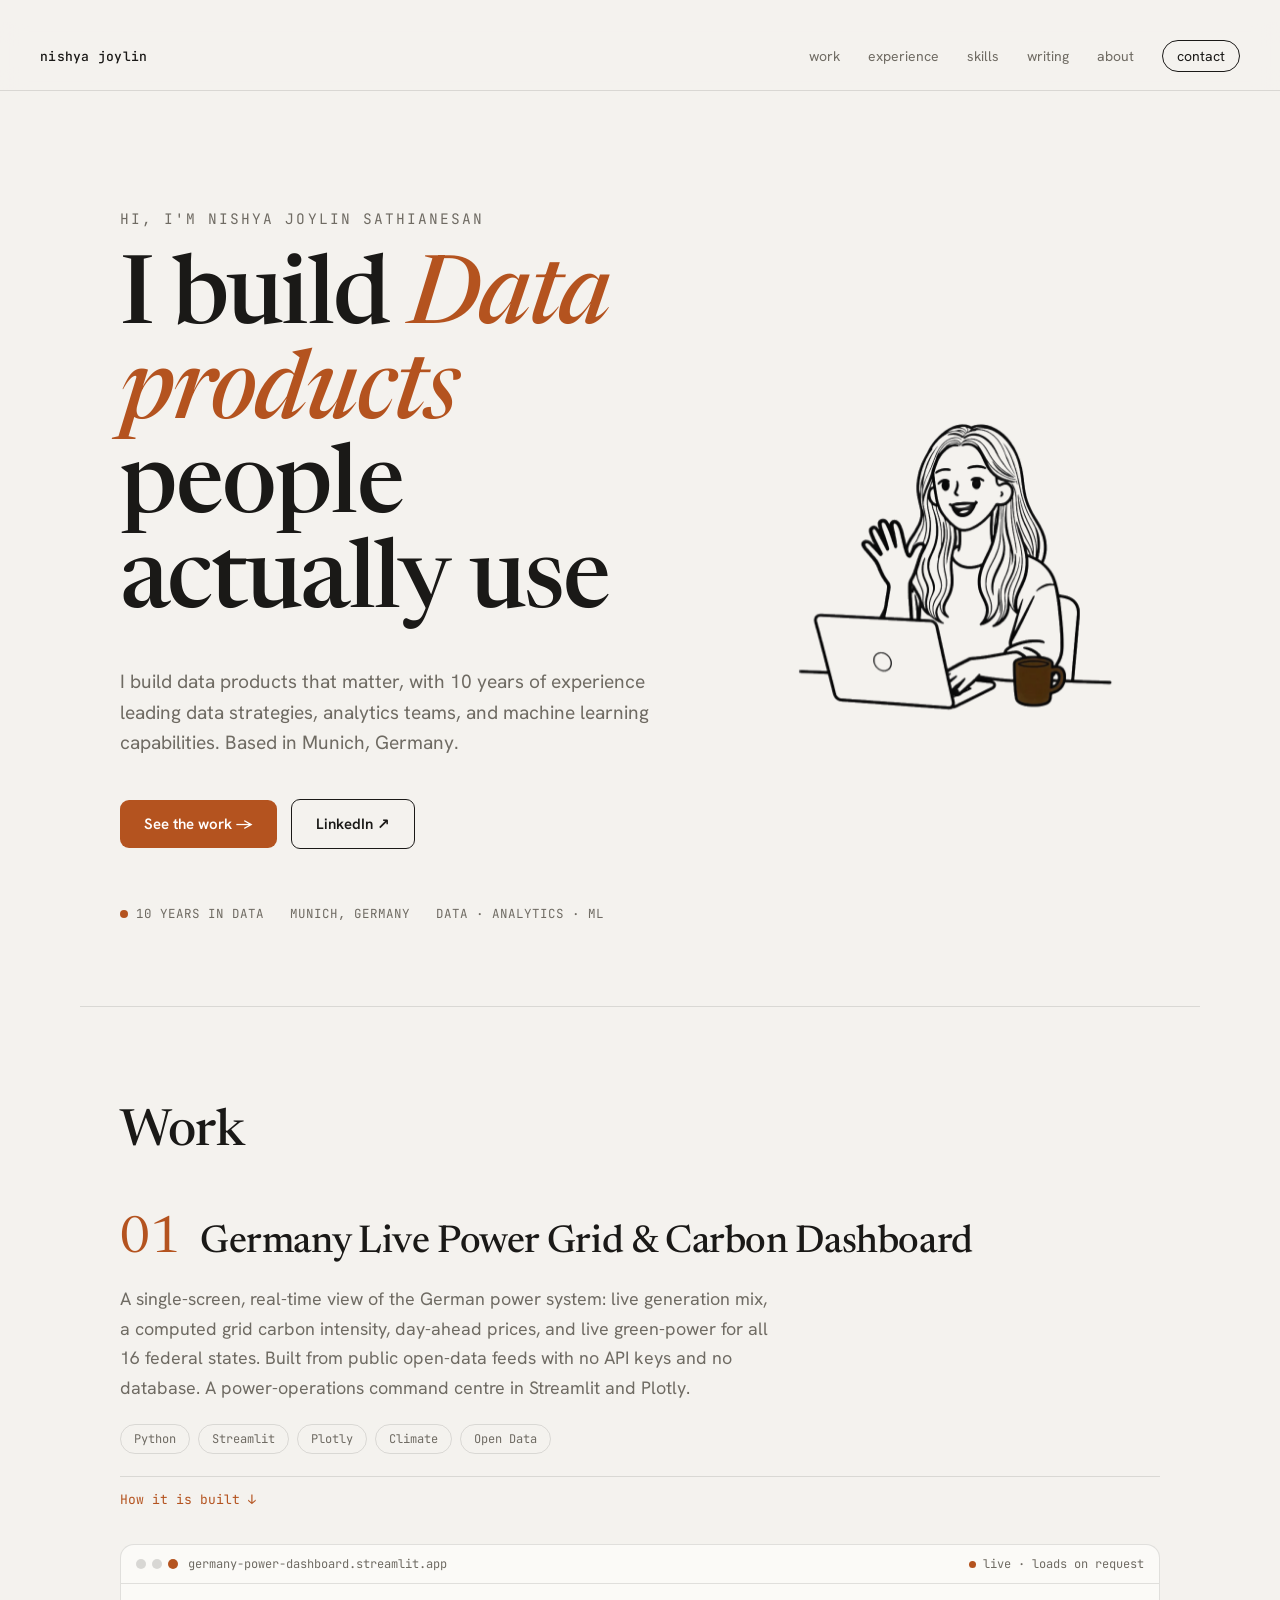
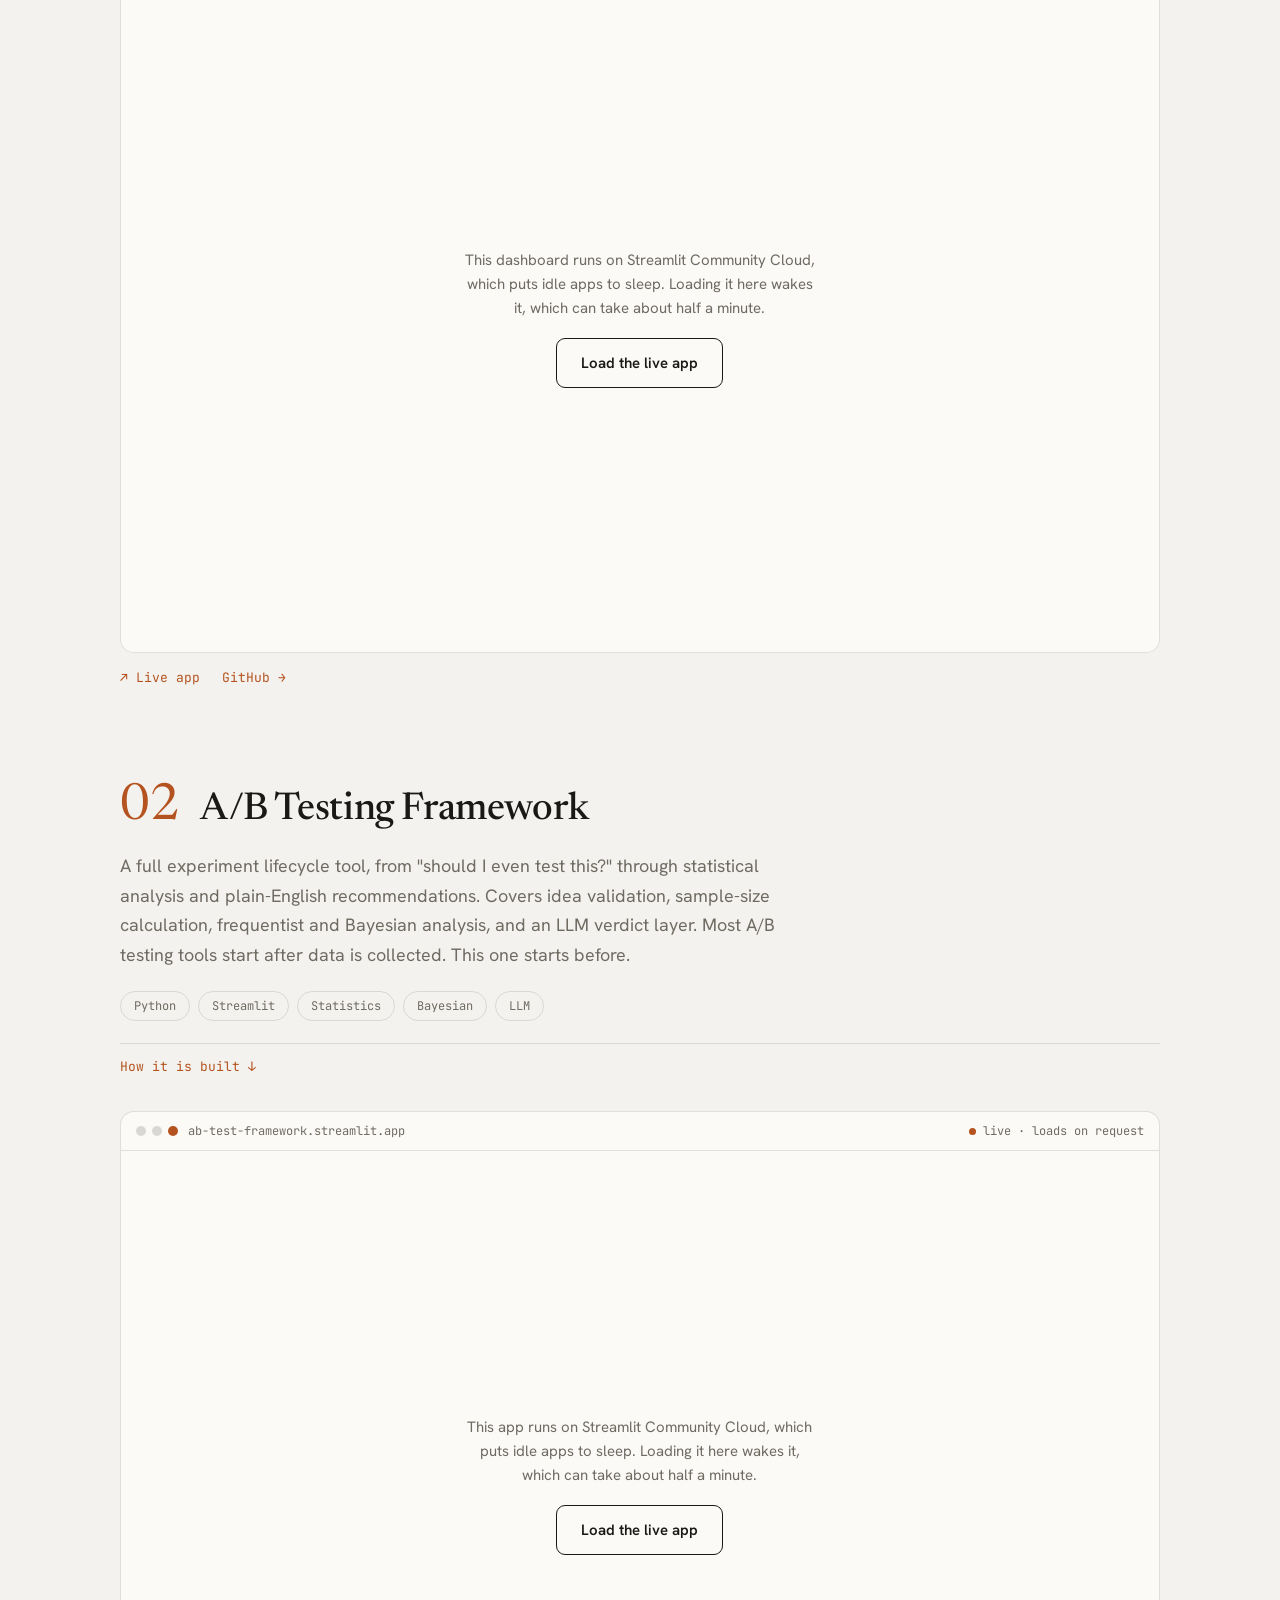
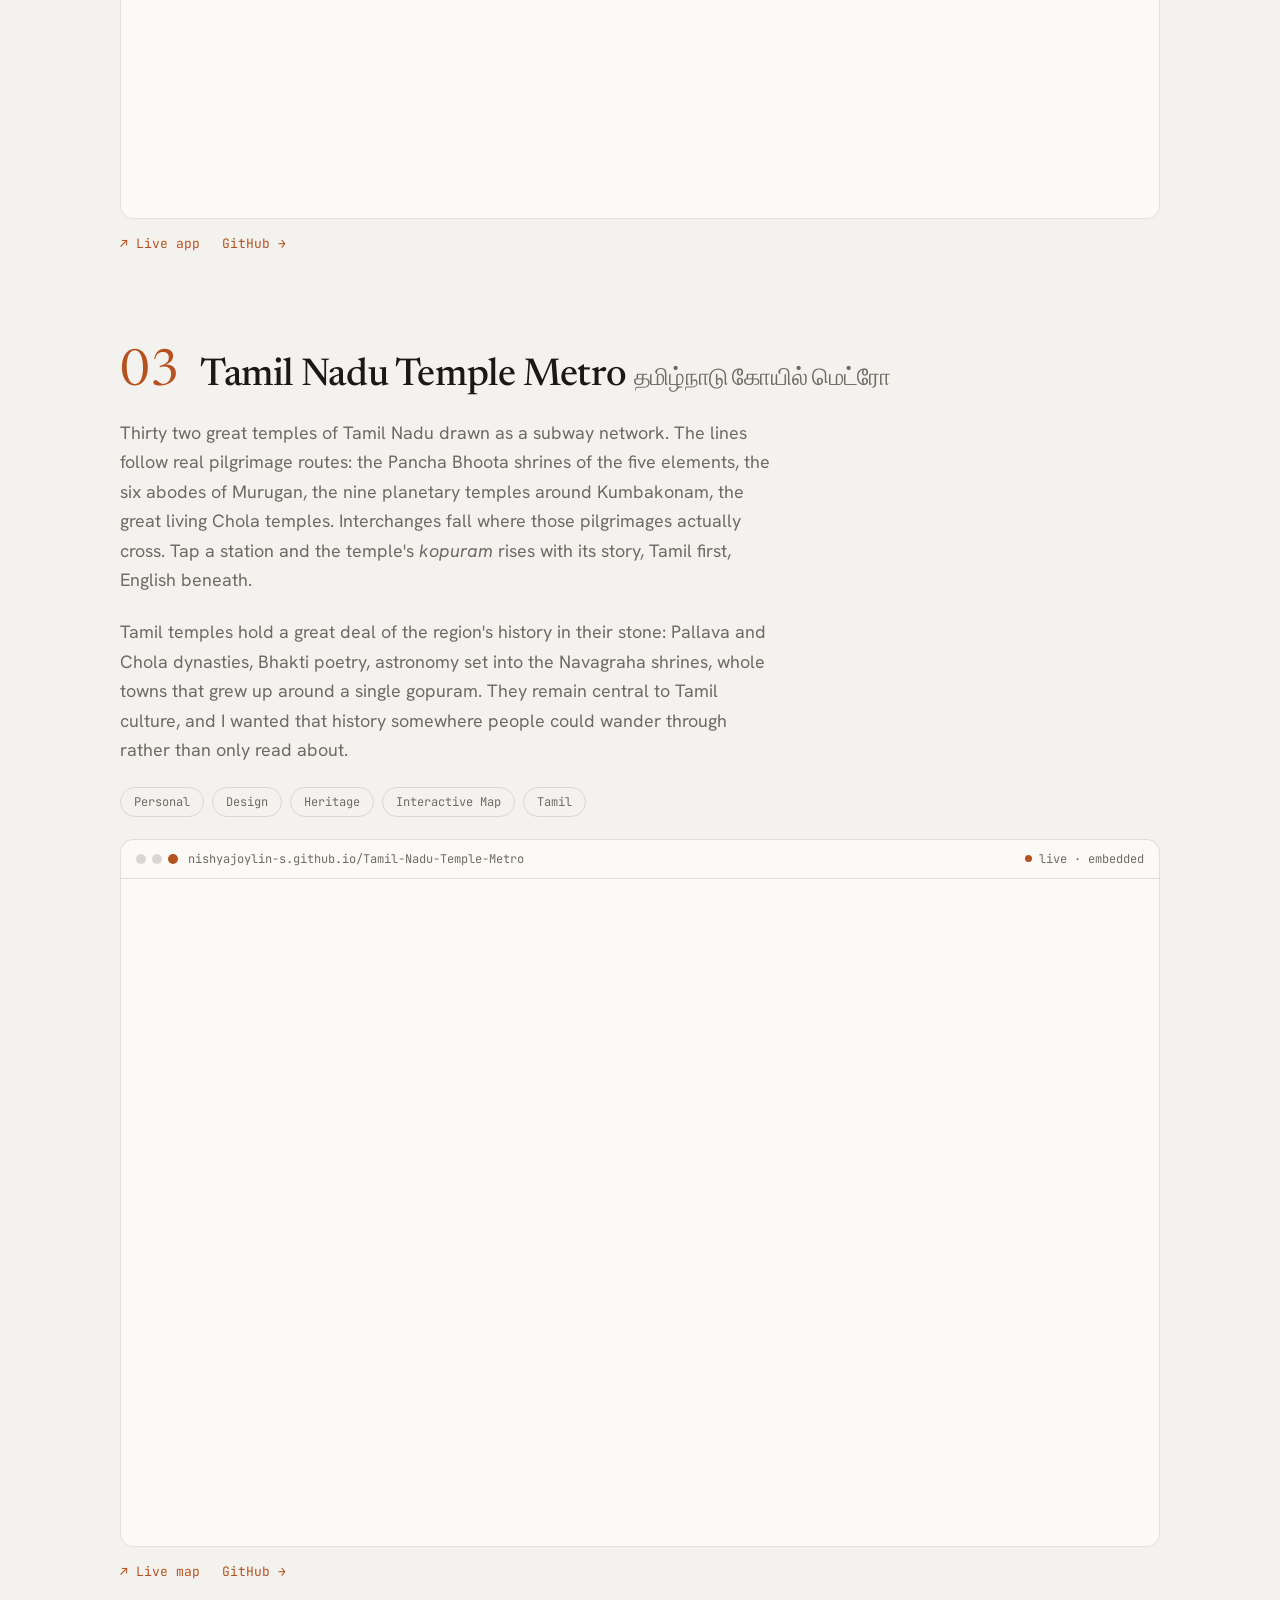
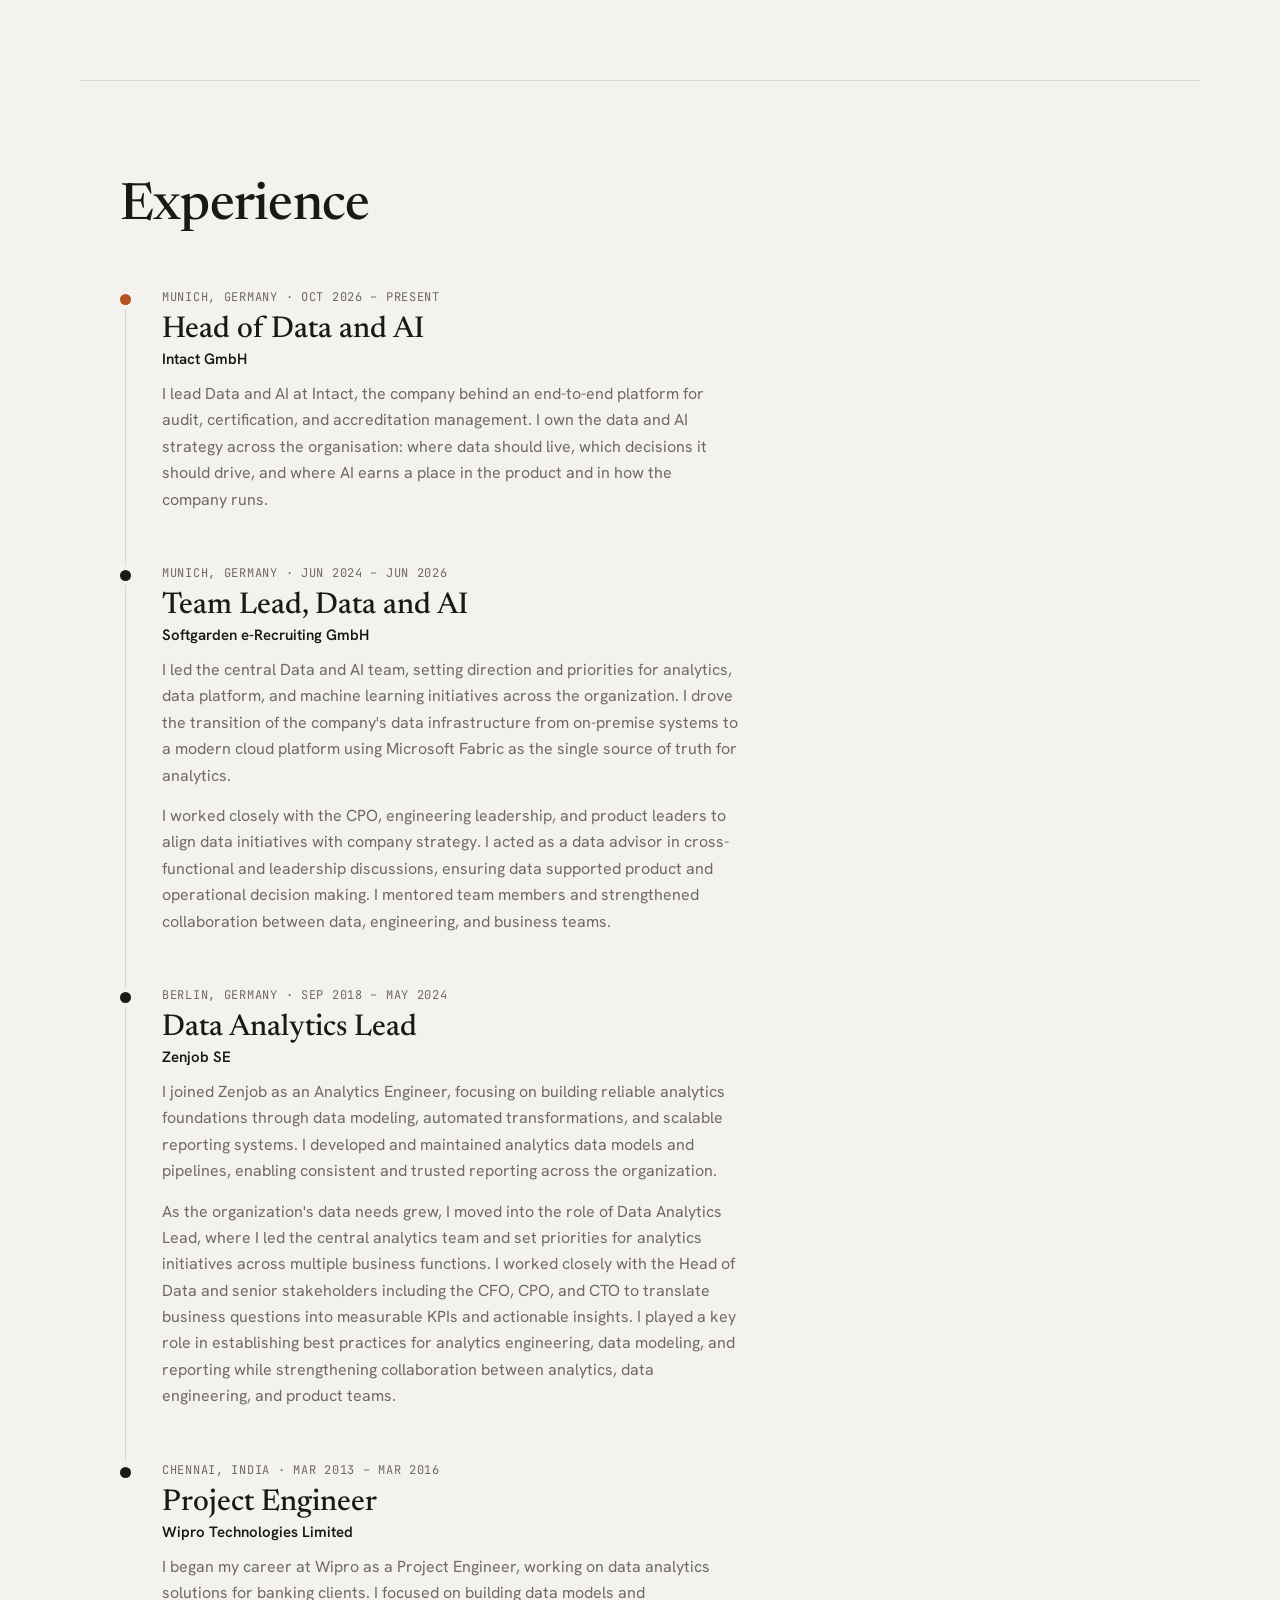
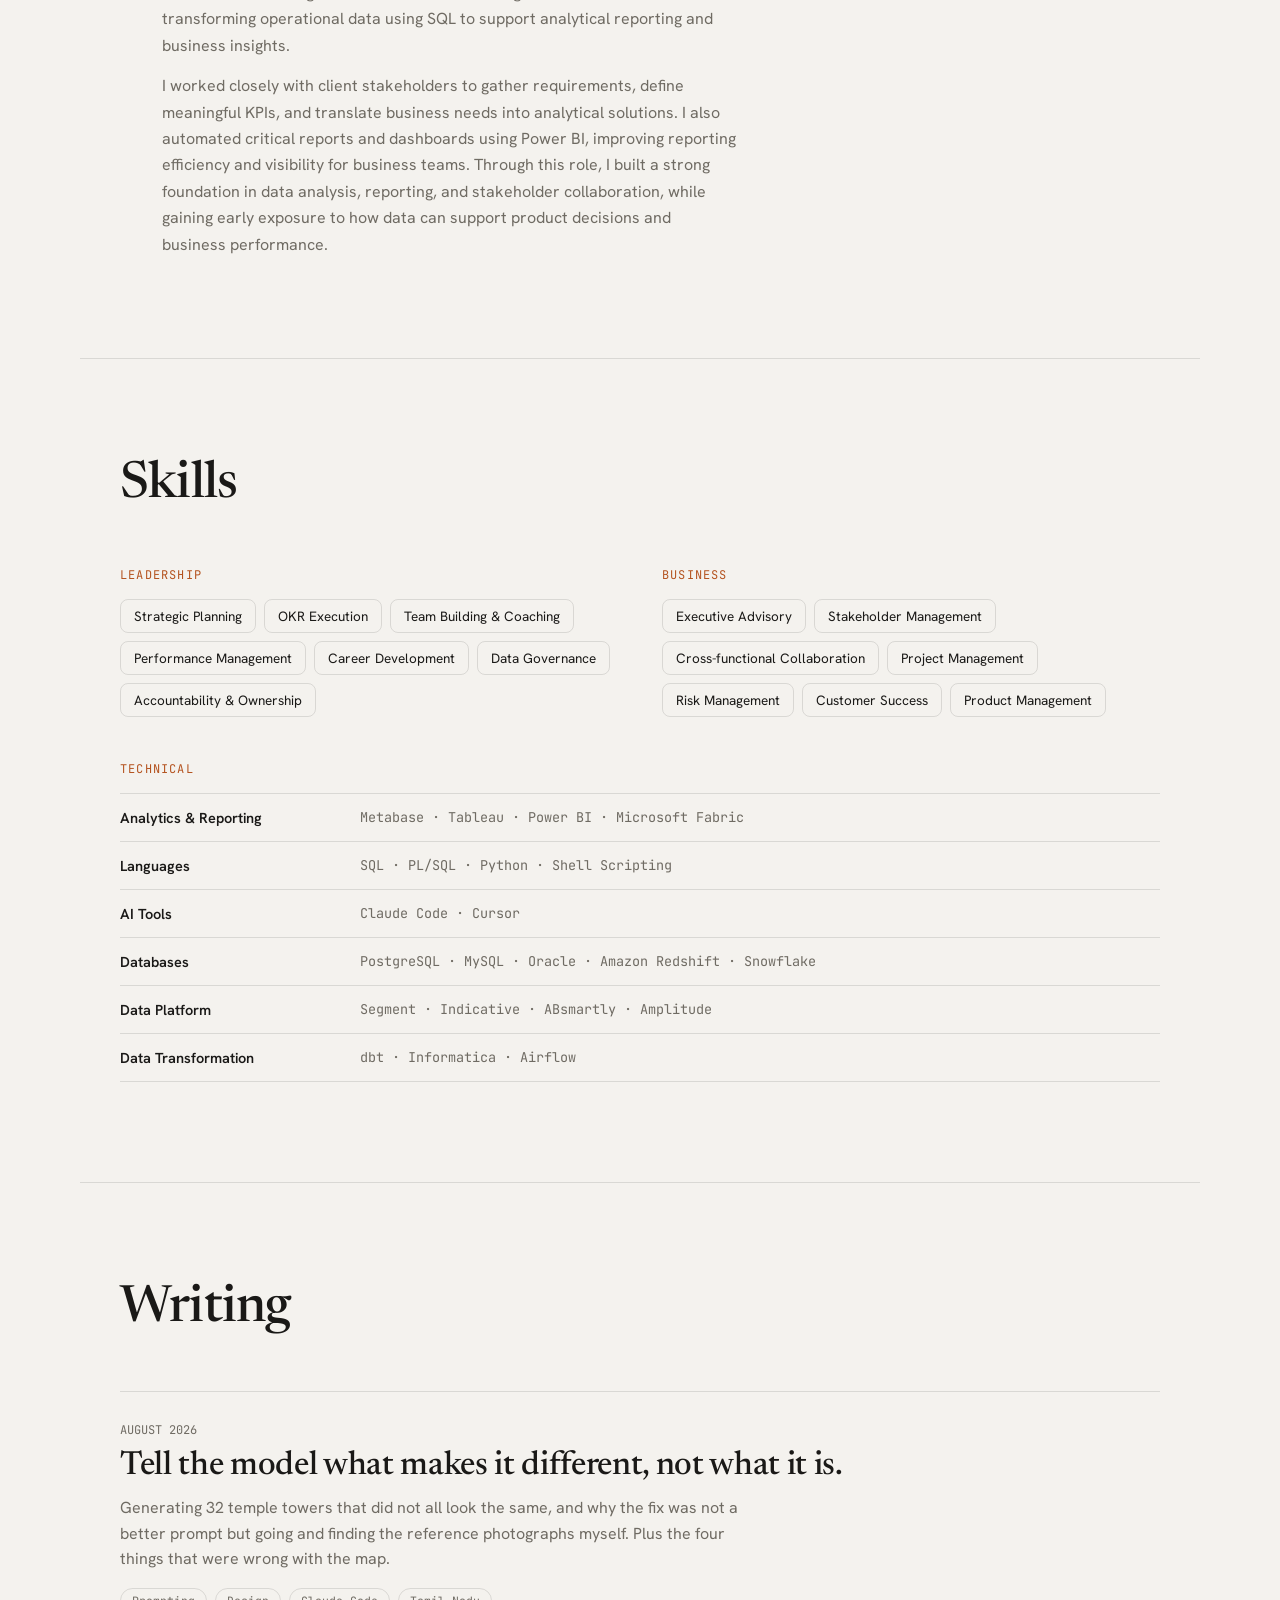
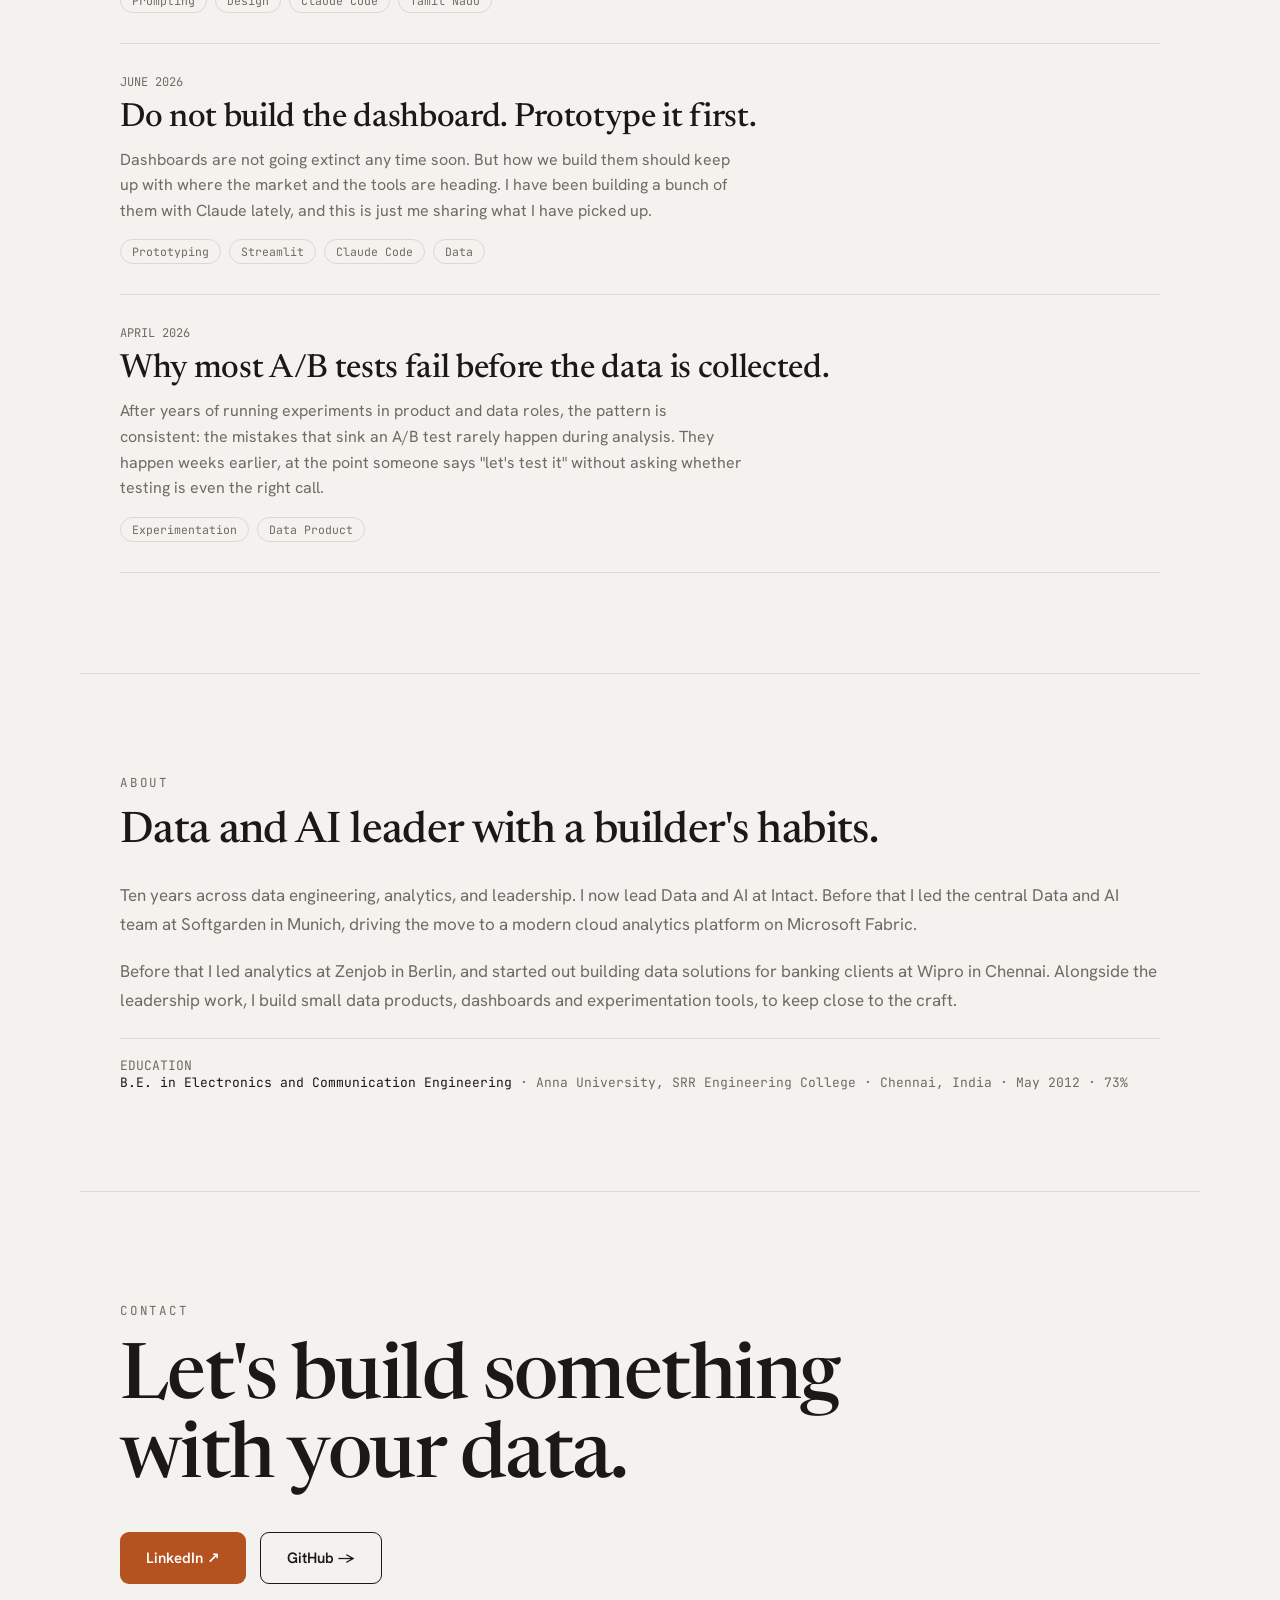
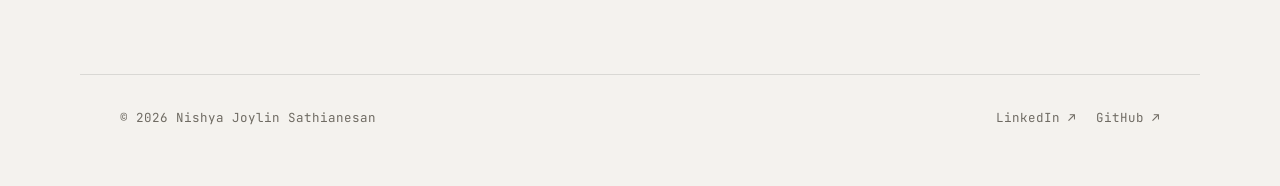
<file: index.html>
<!DOCTYPE html>
<html lang="en">
<head>
<script>document.documentElement.className = 'js';</script>
<meta charset="utf-8">
<meta name="viewport" content="width=device-width, initial-scale=1">
<title>Nishya Joylin Sathianesan, Data and AI Leader</title>
<meta name="description" content="Data and AI leader in Munich with 10 years leading data strategies, analytics teams, and machine learning capabilities. Selected work, writing, and experience.">
<link rel="canonical" href="https://nishyajoylin-s.github.io/">
<meta name="theme-color" content="#f4f2ee">

<meta property="og:type" content="website">
<meta property="og:url" content="https://nishyajoylin-s.github.io/">
<meta property="og:title" content="Nishya Joylin Sathianesan, Data and AI Leader">
<meta property="og:description" content="Data and AI leader in Munich with 10 years leading data strategies, analytics teams, and machine learning capabilities.">
<meta property="og:image" content="https://nishyajoylin-s.github.io/assets/og-image.png">
<meta property="og:image:width" content="1200">
<meta property="og:image:height" content="630">
<meta property="og:image:alt" content="Nishya Joylin Sathianesan, data and AI leader with a builder's habits. Munich, Germany.">
<meta name="twitter:card" content="summary_large_image">

<link rel="icon" href="data:image/svg+xml,<svg xmlns='http://www.w3.org/2000/svg' viewBox='0 0 100 100'><rect width='100' height='100' rx='22' fill='%23b4531f'/><text x='50' y='74' font-family='Georgia,serif' font-size='68' fill='%23fff' text-anchor='middle'>n</text></svg>">

<link rel="preconnect" href="https://fonts.googleapis.com">
<link rel="preconnect" href="https://fonts.gstatic.com" crossorigin>
<link href="https://fonts.googleapis.com/css2?family=Newsreader:ital,opsz,wght@0,6..72,400;0,6..72,500;0,6..72,600;1,6..72,400;1,6..72,500&family=Hanken+Grotesk:wght@400;500;600;700&family=JetBrains+Mono:wght@400;500&display=swap" rel="stylesheet">
<link rel="preload" as="image" href="assets/wave-f0.png" fetchpriority="high">
<link rel="stylesheet" href="site.css">
</head>
<body>

<a class="skip-link" href="#main">Skip to content</a>

<div id="root" style="min-height:100vh; overflow-x:hidden; padding-top:22px; padding-bottom:26px;">

  <div id="progress" style="position:fixed; top:0; left:0; height:3px; width:0%; background:var(--accent); z-index:60; transition:width .1s linear;"></div>

  <nav style="position:sticky; top:0; z-index:50; display:flex; align-items:center; justify-content:space-between; padding:18px 40px; border-bottom:1px solid var(--line); background:color-mix(in srgb, var(--bg) 80%, transparent); backdrop-filter:blur(12px); -webkit-backdrop-filter:blur(12px);">
    <a href="#top" style="font-family:'JetBrains Mono',monospace; font-size:13px; letter-spacing:0.02em; color:var(--ink); font-weight:500;">nishya joylin</a>
    <div style="display:flex; gap:28px; align-items:center; font-size:14px;">
      <div data-navlinks style="display:flex; gap:28px; align-items:center;">
        <a href="#work" style="color:var(--muted);">work</a>
        <a href="#experience" style="color:var(--muted);">experience</a>
        <a href="#skills" style="color:var(--muted);">skills</a>
        <a href="#writing" style="color:var(--muted);">writing</a>
        <a href="#about" style="color:var(--muted);">about</a>
      </div>
      <a class="pill" href="#contact">contact</a>
    </div>
  </nav>

  <main id="main">

  <header id="top" style="max-width:1120px; margin:0 auto; padding:118px 40px 84px; display:grid; grid-template-columns:minmax(0,1fr) minmax(240px,410px); gap:48px; align-items:center;">
    <div>
    <div style="font-family:'JetBrains Mono',monospace; font-size:14.5px; letter-spacing:0.14em; text-transform:uppercase; color:var(--muted); margin-bottom:26px; animation:rise .7s cubic-bezier(.2,.75,.2,1) both;">Hi, I'm Nishya Joylin Sathianesan</div>
    <h1 style="font-family:'Newsreader',Georgia,serif; font-weight:500; font-size:clamp(46px,7.4vw,104px); line-height:1.0; letter-spacing:-0.02em; margin:0 0 34px; max-width:14ch;"><span style="display:inline-block; animation:rise .7s cubic-bezier(.2,.75,.2,1) both; animation-delay:.06s;">I</span> <span style="display:inline-block; animation:rise .7s cubic-bezier(.2,.75,.2,1) both; animation-delay:.13s;">build</span> <em style="display:inline-block; font-style:italic; color:var(--accent); animation:rise .7s cubic-bezier(.2,.75,.2,1) both; animation-delay:.2s;">Data</em> <em style="display:inline-block; font-style:italic; color:var(--accent); animation:rise .7s cubic-bezier(.2,.75,.2,1) both; animation-delay:.27s;">products</em> <span style="display:inline-block; animation:rise .7s cubic-bezier(.2,.75,.2,1) both; animation-delay:.34s;">people</span> <span style="display:inline-block; animation:rise .7s cubic-bezier(.2,.75,.2,1) both; animation-delay:.41s;">actually</span> <span style="display:inline-block; animation:rise .7s cubic-bezier(.2,.75,.2,1) both; animation-delay:.48s;">use</span></h1>
    <p style="font-size:clamp(17px,1.5vw,21px); line-height:1.6; color:var(--muted); max-width:56ch; margin:0 0 40px; animation:rise .8s cubic-bezier(.2,.75,.2,1) both; animation-delay:.14s;">I build data products that matter, with 10 years of experience leading data strategies, analytics teams, and machine learning capabilities. Based in Munich, Germany.</p>
    <div style="display:flex; gap:14px; flex-wrap:wrap; align-items:center; animation:rise .8s cubic-bezier(.2,.75,.2,1) both; animation-delay:.22s;">
      <a class="btn btn-solid" href="#work">See the work →</a>
      <a class="btn btn-outline" href="https://www.linkedin.com/in/nishyajoylin/" target="_blank" rel="noopener">LinkedIn ↗</a>
    </div>
    <div style="display:flex; gap:26px; margin-top:56px; font-family:'JetBrains Mono',monospace; font-size:12.5px; color:var(--muted); flex-wrap:wrap; animation:rise .8s cubic-bezier(.2,.75,.2,1) both; animation-delay:.3s;">
      <span style="display:inline-flex; align-items:center; gap:8px;"><span style="width:8px; height:8px; border-radius:50%; background:var(--accent); animation:pulse 2.4s ease-in-out infinite;"></span><span data-count="10">10</span> YEARS IN DATA</span>
      <span>MUNICH, GERMANY</span>
      <span>DATA · ANALYTICS · ML</span>
    </div>
    </div>
    <div class="hero-art" style="justify-self:center; animation:rise .9s cubic-bezier(.2,.75,.2,1) both; animation-delay:.35s;">
      <div id="char" style="transition:transform .4s cubic-bezier(.2,.7,.2,1); will-change:transform;">
        <div data-anim style="position:relative; width:min(72vw, 320px); animation:float 4.6s ease-in-out infinite;">
          <div role="img" aria-label="Illustration of Nishya waving hello, then working at her laptop" style="position:relative; width:100%; aspect-ratio:654/600;">
            <img data-heroframe src="assets/wave-f0.png" alt="" width="654" height="600" decoding="async" fetchpriority="high" style="position:absolute; inset:0; width:100%; height:100%; object-fit:contain;">
            <img data-heroframe src="assets/wave-f1.png" alt="" width="654" height="600" decoding="async" style="position:absolute; inset:0; width:100%; height:100%; object-fit:contain; opacity:0;">
            <img data-heroframe src="assets/wave-f2.png" alt="" width="654" height="600" decoding="async" style="position:absolute; inset:0; width:100%; height:100%; object-fit:contain; opacity:0;">
            <img data-heroframe src="assets/wave-f3.png" alt="" width="654" height="600" decoding="async" style="position:absolute; inset:0; width:100%; height:100%; object-fit:contain; opacity:0;">
            <img data-heroframe src="assets/wave-f4.png" alt="" width="654" height="600" decoding="async" style="position:absolute; inset:0; width:100%; height:100%; object-fit:contain; opacity:0;">
            <img data-heroframe src="assets/wave-f5.png" alt="" width="654" height="600" decoding="async" style="position:absolute; inset:0; width:100%; height:100%; object-fit:contain; opacity:0;">
            <img data-heroframe src="assets/wave-f6.png" alt="" width="654" height="600" decoding="async" style="position:absolute; inset:0; width:100%; height:100%; object-fit:contain; opacity:0;">
            <img data-heroframe src="assets/wave-f7.png" alt="" width="654" height="600" decoding="async" style="position:absolute; inset:0; width:100%; height:100%; object-fit:contain; opacity:0;">
            <img data-heroframe src="assets/trans-f0.png" alt="" width="654" height="600" decoding="async" style="position:absolute; inset:0; width:100%; height:100%; object-fit:contain; opacity:0;">
            <img data-heroframe src="assets/trans-f1.png" alt="" width="654" height="600" decoding="async" style="position:absolute; inset:0; width:100%; height:100%; object-fit:contain; opacity:0;">
            <img data-heroframe src="assets/trans-f2.png" alt="" width="654" height="600" decoding="async" style="position:absolute; inset:0; width:100%; height:100%; object-fit:contain; opacity:0;">
            <img data-heroframe src="assets/work-f0.png" alt="" width="654" height="600" decoding="async" style="position:absolute; inset:0; width:100%; height:100%; object-fit:contain; opacity:0;">
            <img data-heroframe src="assets/work-f1.png" alt="" width="654" height="600" decoding="async" style="position:absolute; inset:0; width:100%; height:100%; object-fit:contain; opacity:0;">
            <img data-heroframe src="assets/work-f2.png" alt="" width="654" height="600" decoding="async" style="position:absolute; inset:0; width:100%; height:100%; object-fit:contain; opacity:0;">
            <img data-heroframe src="assets/work-f3.png" alt="" width="654" height="600" decoding="async" style="position:absolute; inset:0; width:100%; height:100%; object-fit:contain; opacity:0;">
          </div>
        </div>
      </div>
    </div>
  </header>

  <section id="work" aria-labelledby="work-h" style="max-width:1120px; margin:0 auto; padding:100px 40px; border-top:1px solid var(--line);">
    <div data-reveal style="margin-bottom:56px;">
      <h2 id="work-h" style="font-family:'Newsreader',serif; font-weight:500; font-size:clamp(30px,4vw,52px); letter-spacing:-0.015em; margin:0;">Work</h2>
    </div>

    <article data-reveal style="padding-bottom:96px;">
      <div style="display:flex; align-items:baseline; gap:20px; margin-bottom:18px; flex-wrap:wrap;">
        <span style="font-family:'Newsreader',serif; font-size:clamp(34px,4vw,56px); color:var(--accent); line-height:1;">01</span>
        <h3 style="font-family:'Newsreader',serif; font-weight:500; font-size:clamp(26px,3vw,40px); letter-spacing:-0.01em; margin:0;">Germany Live Power Grid &amp; Carbon Dashboard</h3>
      </div>
      <p style="font-size:clamp(16px,1.4vw,19px); line-height:1.65; color:var(--muted); max-width:66ch; margin:0 0 22px;">A single-screen, real-time view of the German power system: live generation mix, a computed grid carbon intensity, day-ahead prices, and live green-power for all 16 federal states. Built from public open-data feeds with no API keys and no database. A power-operations command centre in Streamlit and Plotly.</p>
      <div style="display:flex; flex-wrap:wrap; gap:8px; margin-bottom:22px;">
        <span style="border:1px solid var(--line); border-radius:999px; padding:6px 13px; font-family:'JetBrains Mono',monospace; font-size:12px; color:var(--muted);">Python</span>
        <span style="border:1px solid var(--line); border-radius:999px; padding:6px 13px; font-family:'JetBrains Mono',monospace; font-size:12px; color:var(--muted);">Streamlit</span>
        <span style="border:1px solid var(--line); border-radius:999px; padding:6px 13px; font-family:'JetBrains Mono',monospace; font-size:12px; color:var(--muted);">Plotly</span>
        <span style="border:1px solid var(--line); border-radius:999px; padding:6px 13px; font-family:'JetBrains Mono',monospace; font-size:12px; color:var(--muted);">Climate</span>
        <span style="border:1px solid var(--line); border-radius:999px; padding:6px 13px; font-family:'JetBrains Mono',monospace; font-size:12px; color:var(--muted);">Open Data</span>
      </div>
      <details class="detail">
        <summary>How it is built</summary>
        <div class="detail-body">
          <h4>What it shows, and why it is useful</h4>
          <p>At a glance: how much of Germany&rsquo;s electricity is renewable right now, how clean it is, what it costs, and how the 16 states compare. The practical use is timing. A short forecast shows when power will be greenest and cheapest in a given state, so you can pick the best window to charge an electric car or run heavy appliances. For anyone following the energy transition, it is a live, honest read on how the grid is tracking toward the 2030 renewable target, and a clear example of turning open data into something people can act on.</p>
          <h4>How it is built</h4>
          <ol>
            <li><strong>Live, key-free feeds.</strong> Energy-Charts for the national mix and day-ahead price, Corrently Gr&uuml;nstromIndex for per-postcode green power, Open-Meteo for solar and wind.</li>
            <li><strong>Carbon computed, not fetched.</strong> No CO&#8322; endpoint exists, so grid carbon intensity is derived from the live mix using IPCC lifecycle emission factors.</li>
            <li><strong>All 16 federal states.</strong> The green-power feed is keyed by postcode, so each state is sampled at its capital for even national coverage.</li>
            <li><strong>Live solar field.</strong> One batched Open-Meteo call returns a ~300-point irradiance grid, rendered as a heat layer behind the state bubbles.</li>
            <li><strong>Command-centre layout.</strong> A single-screen, Z-pattern design: headline KPIs across the top, the map as the anchor, the actionable &ldquo;when is power greenest&rdquo; forecast bottom-right.</li>
            <li><strong>Simple to run.</strong> No database to manage; pushed to GitHub and served on Streamlit Community Cloud from a single file.</li>
          </ol>
        </div>
      </details>
      <div class="embed">
        <div class="embed-chrome">
          <span style="display:flex; gap:6px;"><span style="width:10px; height:10px; border-radius:50%; background:rgba(0,0,0,0.14);"></span><span style="width:10px; height:10px; border-radius:50%; background:rgba(0,0,0,0.14);"></span><span style="width:10px; height:10px; border-radius:50%; background:var(--accent);"></span></span>
          <span>germany-power-dashboard.streamlit.app</span>
          <span style="margin-left:auto; display:inline-flex; align-items:center; gap:7px;"><span style="width:7px; height:7px; border-radius:50%; background:var(--accent); animation:pulse 2.4s ease-in-out infinite;"></span>live · loads on request</span>
        </div>
        <div class="embed-stage"><div class="embed-sizer"><div class="embed-cover"><p>This dashboard runs on Streamlit Community Cloud, which puts idle apps to sleep. Loading it here wakes it, which can take about half a minute.</p><button type="button" class="btn btn-outline">Load the live app</button></div><iframe class="embed-frame" data-src="https://germany-power-dashboard.streamlit.app/?embed=true" title="Germany Live Power Grid and Carbon Dashboard" loading="lazy"></iframe><noscript><iframe class="embed-frame" src="https://germany-power-dashboard.streamlit.app/?embed=true" title="Germany Live Power Grid and Carbon Dashboard"></iframe></noscript></div></div>
      </div>
      <div style="display:flex; gap:22px; font-family:'JetBrains Mono',monospace; font-size:13px;">
        <a href="https://germany-power-dashboard.streamlit.app" target="_blank" rel="noopener">↗ Live app</a>
        <a href="https://github.com/nishyajoylin-s/germany-power-dashboard" target="_blank" rel="noopener">GitHub →</a>
      </div>
    </article>

    <article data-reveal style="padding-bottom:96px;">
      <div style="display:flex; align-items:baseline; gap:20px; margin-bottom:18px; flex-wrap:wrap;">
        <span style="font-family:'Newsreader',serif; font-size:clamp(34px,4vw,56px); color:var(--accent); line-height:1;">02</span>
        <h3 style="font-family:'Newsreader',serif; font-weight:500; font-size:clamp(26px,3vw,40px); letter-spacing:-0.01em; margin:0;">A/B Testing Framework</h3>
      </div>
      <p style="font-size:clamp(16px,1.4vw,19px); line-height:1.65; color:var(--muted); max-width:66ch; margin:0 0 22px;">A full experiment lifecycle tool, from "should I even test this?" through statistical analysis and plain-English recommendations. Covers idea validation, sample-size calculation, frequentist and Bayesian analysis, and an LLM verdict layer. Most A/B testing tools start after data is collected. This one starts before.</p>
      <div style="display:flex; flex-wrap:wrap; gap:8px; margin-bottom:22px;">
        <span style="border:1px solid var(--line); border-radius:999px; padding:6px 13px; font-family:'JetBrains Mono',monospace; font-size:12px; color:var(--muted);">Python</span>
        <span style="border:1px solid var(--line); border-radius:999px; padding:6px 13px; font-family:'JetBrains Mono',monospace; font-size:12px; color:var(--muted);">Streamlit</span>
        <span style="border:1px solid var(--line); border-radius:999px; padding:6px 13px; font-family:'JetBrains Mono',monospace; font-size:12px; color:var(--muted);">Statistics</span>
        <span style="border:1px solid var(--line); border-radius:999px; padding:6px 13px; font-family:'JetBrains Mono',monospace; font-size:12px; color:var(--muted);">Bayesian</span>
        <span style="border:1px solid var(--line); border-radius:999px; padding:6px 13px; font-family:'JetBrains Mono',monospace; font-size:12px; color:var(--muted);">LLM</span>
      </div>
      <details class="detail">
        <summary>How it is built</summary>
        <div class="detail-body">
          <h4>What it does</h4>
          <p>Four steps, from the idea to the ship decision.</p>
          <ol>
            <li><strong>Should I test this?</strong> Routes an idea to the right method (A/B test, user research, feature flag, or just ship) and generates a structured brief. LLM-powered but grounded in a decision rubric, not a free-form chat.</li>
            <li><strong>How many users do I need?</strong> Power analysis that forces a commitment to baseline rate, minimum detectable effect, significance and power before any traffic is spent. Sensitivity and power curves show the cost of each assumption.</li>
            <li><strong>What do the results mean?</strong> A sample ratio mismatch check, a two-proportion z-test and a Beta-Binomial Bayesian analysis, then a plain-English ship or hold recommendation.</li>
            <li><strong>Workspace.</strong> Brief and results-doc generators, Markdown export for Notion, Confluence or Linear, and a searchable experiment registry that persists to Supabase when configured.</li>
          </ol>
          <h4>How it is built</h4>
          <ul>
            <li><strong>MDE as the business gate.</strong> Statistical significance alone does not trigger a ship recommendation; the result has to clear the minimum detectable effect committed to up front.</li>
            <li><strong>Frequentist and Bayesian side by side.</strong> A p-value for rigour, P(B &gt; A) for intuition.</li>
            <li><strong>Opinionated flow.</strong> You cannot run the results interpreter before committing to an MDE.</li>
            <li><strong>Local LLM.</strong> Runs on Ollama, so no API key and it works offline.</li>
            <li><strong>Importable stats.</strong> The stats modules are plain Python, usable as a library outside the app.</li>
          </ul>
        </div>
      </details>
      <div class="embed">
        <div class="embed-chrome">
          <span style="display:flex; gap:6px;"><span style="width:10px; height:10px; border-radius:50%; background:rgba(0,0,0,0.14);"></span><span style="width:10px; height:10px; border-radius:50%; background:rgba(0,0,0,0.14);"></span><span style="width:10px; height:10px; border-radius:50%; background:var(--accent);"></span></span>
          <span>ab-test-framework.streamlit.app</span>
          <span style="margin-left:auto; display:inline-flex; align-items:center; gap:7px;"><span style="width:7px; height:7px; border-radius:50%; background:var(--accent); animation:pulse 2.4s ease-in-out infinite;"></span>live · loads on request</span>
        </div>
        <div class="embed-stage"><div class="embed-sizer"><div class="embed-cover"><p>This app runs on Streamlit Community Cloud, which puts idle apps to sleep. Loading it here wakes it, which can take about half a minute.</p><button type="button" class="btn btn-outline">Load the live app</button></div><iframe class="embed-frame" data-src="https://ab-test-framework.streamlit.app/?embed=true" title="A/B Testing Framework" loading="lazy"></iframe><noscript><iframe class="embed-frame" src="https://ab-test-framework.streamlit.app/?embed=true" title="A/B Testing Framework"></iframe></noscript></div></div>
      </div>
      <div style="display:flex; gap:22px; font-family:'JetBrains Mono',monospace; font-size:13px;">
        <a href="https://ab-test-framework.streamlit.app" target="_blank" rel="noopener">↗ Live app</a>
        <a href="https://github.com/nishyajoylin-s/ab-testing-framework" target="_blank" rel="noopener">GitHub →</a>
      </div>
    </article>

    <article data-reveal>
      <div style="display:flex; align-items:baseline; gap:20px; margin-bottom:18px; flex-wrap:wrap;">
        <span style="font-family:'Newsreader',serif; font-size:clamp(34px,4vw,56px); color:var(--accent); line-height:1;">03</span>
        <h3 style="font-family:'Newsreader',serif; font-weight:500; font-size:clamp(26px,3vw,40px); letter-spacing:-0.01em; margin:0;">Tamil Nadu Temple Metro <span lang="ta" style="font-size:0.62em; color:var(--muted); white-space:nowrap;">தமிழ்நாடு கோயில் மெட்ரோ</span></h3>
      </div>
      <p style="font-size:clamp(16px,1.4vw,19px); line-height:1.65; color:var(--muted); max-width:66ch; margin:0 0 22px;">Thirty two great temples of Tamil Nadu drawn as a subway network. The lines follow real pilgrimage routes: the Pancha Bhoota shrines of the five elements, the six abodes of Murugan, the nine planetary temples around Kumbakonam, the great living Chola temples. Interchanges fall where those pilgrimages actually cross. Tap a station and the temple's <em style="font-style:italic;">kopuram</em> rises with its story, Tamil first, English beneath.</p>
      <p style="font-size:clamp(16px,1.4vw,19px); line-height:1.65; color:var(--muted); max-width:66ch; margin:0 0 22px;">Tamil temples hold a great deal of the region's history in their stone: Pallava and Chola dynasties, Bhakti poetry, astronomy set into the Navagraha shrines, whole towns that grew up around a single gopuram. They remain central to Tamil culture, and I wanted that history somewhere people could wander through rather than only read about.</p>
      <div style="display:flex; flex-wrap:wrap; gap:8px; margin-bottom:22px;">
        <span style="border:1px solid var(--line); border-radius:999px; padding:6px 13px; font-family:'JetBrains Mono',monospace; font-size:12px; color:var(--muted);">Personal</span>
        <span style="border:1px solid var(--line); border-radius:999px; padding:6px 13px; font-family:'JetBrains Mono',monospace; font-size:12px; color:var(--muted);">Design</span>
        <span style="border:1px solid var(--line); border-radius:999px; padding:6px 13px; font-family:'JetBrains Mono',monospace; font-size:12px; color:var(--muted);">Heritage</span>
        <span style="border:1px solid var(--line); border-radius:999px; padding:6px 13px; font-family:'JetBrains Mono',monospace; font-size:12px; color:var(--muted);">Interactive Map</span>
        <span style="border:1px solid var(--line); border-radius:999px; padding:6px 13px; font-family:'JetBrains Mono',monospace; font-size:12px; color:var(--muted);">Tamil</span>
      </div>
      <div class="embed">
        <div class="embed-chrome">
          <span style="display:flex; gap:6px;"><span style="width:10px; height:10px; border-radius:50%; background:rgba(0,0,0,0.14);"></span><span style="width:10px; height:10px; border-radius:50%; background:rgba(0,0,0,0.14);"></span><span style="width:10px; height:10px; border-radius:50%; background:var(--accent);"></span></span>
          <span>nishyajoylin-s.github.io/Tamil-Nadu-Temple-Metro</span>
          <span style="margin-left:auto; display:inline-flex; align-items:center; gap:7px;"><span style="width:7px; height:7px; border-radius:50%; background:var(--accent); animation:pulse 2.4s ease-in-out infinite;"></span>live · embedded</span>
        </div>
        <div class="embed-stage"><div class="embed-sizer"><iframe class="embed-frame" data-src="https://nishyajoylin-s.github.io/Tamil-Nadu-Temple-Metro/" title="Tamil Nadu Temple Metro, an interactive map of 32 temples" loading="lazy"></iframe><noscript><iframe class="embed-frame" src="https://nishyajoylin-s.github.io/Tamil-Nadu-Temple-Metro/" title="Tamil Nadu Temple Metro, an interactive map of 32 temples"></iframe></noscript></div></div>
      </div>
      <div style="display:flex; gap:22px; font-family:'JetBrains Mono',monospace; font-size:13px;">
        <a href="https://nishyajoylin-s.github.io/Tamil-Nadu-Temple-Metro/" target="_blank" rel="noopener">↗ Live map</a>
        <a href="https://github.com/nishyajoylin-s/Tamil-Nadu-Temple-Metro" target="_blank" rel="noopener">GitHub →</a>
      </div>
    </article>
  </section>

  <section id="experience" aria-labelledby="experience-h" style="max-width:1120px; margin:0 auto; padding:100px 40px; border-top:1px solid var(--line);">
    <div data-reveal style="margin-bottom:56px;">
      <h2 id="experience-h" style="font-family:'Newsreader',serif; font-weight:500; font-size:clamp(30px,4vw,52px); letter-spacing:-0.015em; margin:0;">Experience</h2>
    </div>

    <div data-reveal>
      <div style="position:relative; padding-left:36px; padding-bottom:52px; border-left:1px solid var(--line); margin-left:5px;">
        <div style="position:absolute; left:-6px; top:5px; width:11px; height:11px; border-radius:50%; background:var(--accent); box-shadow:0 0 0 4px var(--bg);"></div>
        <div style="font-family:'JetBrains Mono',monospace; font-size:12px; letter-spacing:0.06em; color:var(--muted); margin-bottom:10px;">MUNICH, GERMANY · OCT 2026 – PRESENT</div>
        <h3 style="font-family:'Newsreader',serif; font-weight:500; font-size:clamp(22px,2.4vw,30px); margin:0 0 4px;">Head of Data and AI</h3>
        <div style="font-size:15px; font-weight:600; margin-bottom:12px;"><a href="https://intact-systems.com/" target="_blank" rel="noopener" style="color:inherit;">Intact GmbH</a></div>
        <p style="font-size:16px; line-height:1.65; color:var(--muted); max-width:64ch; margin:0;">I lead Data and AI at Intact, the company behind an end-to-end platform for audit, certification, and accreditation management. I own the data and AI strategy across the organisation: where data should live, which decisions it should drive, and where AI earns a place in the product and in how the company runs.</p>
      </div>
      <div style="position:relative; padding-left:36px; padding-bottom:52px; border-left:1px solid var(--line); margin-left:5px;">
        <div style="position:absolute; left:-6px; top:5px; width:11px; height:11px; border-radius:50%; background:var(--ink); box-shadow:0 0 0 4px var(--bg);"></div>
        <div style="font-family:'JetBrains Mono',monospace; font-size:12px; letter-spacing:0.06em; color:var(--muted); margin-bottom:10px;">MUNICH, GERMANY · JUN 2024 – JUN 2026</div>
        <h3 style="font-family:'Newsreader',serif; font-weight:500; font-size:clamp(22px,2.4vw,30px); margin:0 0 4px;">Team Lead, Data and AI</h3>
        <div style="font-size:15px; font-weight:600; margin-bottom:12px;">Softgarden e-Recruiting GmbH</div>
        <p style="font-size:16px; line-height:1.65; color:var(--muted); max-width:64ch; margin:0;">I led the central Data and AI team, setting direction and priorities for analytics, data platform, and machine learning initiatives across the organization. I drove the transition of the company's data infrastructure from on-premise systems to a modern cloud platform using Microsoft Fabric as the single source of truth for analytics.</p>
        <p style="font-size:16px; line-height:1.65; color:var(--muted); max-width:64ch; margin:14px 0 0;">I worked closely with the CPO, engineering leadership, and product leaders to align data initiatives with company strategy. I acted as a data advisor in cross-functional and leadership discussions, ensuring data supported product and operational decision making. I mentored team members and strengthened collaboration between data, engineering, and business teams.</p>
      </div>
      <div style="position:relative; padding-left:36px; padding-bottom:52px; border-left:1px solid var(--line); margin-left:5px;">
        <div style="position:absolute; left:-6px; top:5px; width:11px; height:11px; border-radius:50%; background:var(--ink); box-shadow:0 0 0 4px var(--bg);"></div>
        <div style="font-family:'JetBrains Mono',monospace; font-size:12px; letter-spacing:0.06em; color:var(--muted); margin-bottom:10px;">BERLIN, GERMANY · SEP 2018 – MAY 2024</div>
        <h3 style="font-family:'Newsreader',serif; font-weight:500; font-size:clamp(22px,2.4vw,30px); margin:0 0 4px;">Data Analytics Lead</h3>
        <div style="font-size:15px; font-weight:600; margin-bottom:12px;">Zenjob SE</div>
        <p style="font-size:16px; line-height:1.65; color:var(--muted); max-width:64ch; margin:0;">I joined Zenjob as an Analytics Engineer, focusing on building reliable analytics foundations through data modeling, automated transformations, and scalable reporting systems. I developed and maintained analytics data models and pipelines, enabling consistent and trusted reporting across the organization.</p>
        <p style="font-size:16px; line-height:1.65; color:var(--muted); max-width:64ch; margin:14px 0 0;">As the organization's data needs grew, I moved into the role of Data Analytics Lead, where I led the central analytics team and set priorities for analytics initiatives across multiple business functions. I worked closely with the Head of Data and senior stakeholders including the CFO, CPO, and CTO to translate business questions into measurable KPIs and actionable insights. I played a key role in establishing best practices for analytics engineering, data modeling, and reporting while strengthening collaboration between analytics, data engineering, and product teams.</p>
      </div>
      <div style="position:relative; padding-left:36px; border-left:1px solid transparent; margin-left:5px;">
        <div style="position:absolute; left:-6px; top:5px; width:11px; height:11px; border-radius:50%; background:var(--ink); box-shadow:0 0 0 4px var(--bg);"></div>
        <div style="font-family:'JetBrains Mono',monospace; font-size:12px; letter-spacing:0.06em; color:var(--muted); margin-bottom:10px;">CHENNAI, INDIA · MAR 2013 – MAR 2016</div>
        <h3 style="font-family:'Newsreader',serif; font-weight:500; font-size:clamp(22px,2.4vw,30px); margin:0 0 4px;">Project Engineer</h3>
        <div style="font-size:15px; font-weight:600; margin-bottom:12px;">Wipro Technologies Limited</div>
        <p style="font-size:16px; line-height:1.65; color:var(--muted); max-width:64ch; margin:0;">I began my career at Wipro as a Project Engineer, working on data analytics solutions for banking clients. I focused on building data models and transforming operational data using SQL to support analytical reporting and business insights.</p>
        <p style="font-size:16px; line-height:1.65; color:var(--muted); max-width:64ch; margin:14px 0 0;">I worked closely with client stakeholders to gather requirements, define meaningful KPIs, and translate business needs into analytical solutions. I also automated critical reports and dashboards using Power BI, improving reporting efficiency and visibility for business teams. Through this role, I built a strong foundation in data analysis, reporting, and stakeholder collaboration, while gaining early exposure to how data can support product decisions and business performance.</p>
      </div>
    </div>
  </section>

  <section id="skills" aria-labelledby="skills-h" style="max-width:1120px; margin:0 auto; padding:100px 40px; border-top:1px solid var(--line);">
    <div data-reveal style="margin-bottom:56px;">
      <h2 id="skills-h" style="font-family:'Newsreader',serif; font-weight:500; font-size:clamp(30px,4vw,52px); letter-spacing:-0.015em; margin:0;">Skills</h2>
    </div>

    <div data-reveal style="display:grid; grid-template-columns:repeat(auto-fit,minmax(280px,1fr)); gap:44px;">
      <div>
        <div style="font-family:'JetBrains Mono',monospace; font-size:12px; letter-spacing:0.1em; text-transform:uppercase; color:var(--accent); margin-bottom:16px;">Leadership</div>
        <div style="display:flex; flex-wrap:wrap; gap:8px;">
          <span style="border:1px solid var(--line); border-radius:8px; padding:7px 13px; font-size:13.5px;">Strategic Planning</span>
          <span style="border:1px solid var(--line); border-radius:8px; padding:7px 13px; font-size:13.5px;">OKR Execution</span>
          <span style="border:1px solid var(--line); border-radius:8px; padding:7px 13px; font-size:13.5px;">Team Building &amp; Coaching</span>
          <span style="border:1px solid var(--line); border-radius:8px; padding:7px 13px; font-size:13.5px;">Performance Management</span>
          <span style="border:1px solid var(--line); border-radius:8px; padding:7px 13px; font-size:13.5px;">Career Development</span>
          <span style="border:1px solid var(--line); border-radius:8px; padding:7px 13px; font-size:13.5px;">Data Governance</span>
          <span style="border:1px solid var(--line); border-radius:8px; padding:7px 13px; font-size:13.5px;">Accountability &amp; Ownership</span>
        </div>
      </div>
      <div>
        <div style="font-family:'JetBrains Mono',monospace; font-size:12px; letter-spacing:0.1em; text-transform:uppercase; color:var(--accent); margin-bottom:16px;">Business</div>
        <div style="display:flex; flex-wrap:wrap; gap:8px;">
          <span style="border:1px solid var(--line); border-radius:8px; padding:7px 13px; font-size:13.5px;">Executive Advisory</span>
          <span style="border:1px solid var(--line); border-radius:8px; padding:7px 13px; font-size:13.5px;">Stakeholder Management</span>
          <span style="border:1px solid var(--line); border-radius:8px; padding:7px 13px; font-size:13.5px;">Cross-functional Collaboration</span>
          <span style="border:1px solid var(--line); border-radius:8px; padding:7px 13px; font-size:13.5px;">Project Management</span>
          <span style="border:1px solid var(--line); border-radius:8px; padding:7px 13px; font-size:13.5px;">Risk Management</span>
          <span style="border:1px solid var(--line); border-radius:8px; padding:7px 13px; font-size:13.5px;">Customer Success</span>
          <span style="border:1px solid var(--line); border-radius:8px; padding:7px 13px; font-size:13.5px;">Product Management</span>
        </div>
      </div>
    </div>

    <div data-reveal style="margin-top:44px;">
      <div style="font-family:'JetBrains Mono',monospace; font-size:12px; letter-spacing:0.1em; text-transform:uppercase; color:var(--accent); margin-bottom:16px;">Technical</div>
      <div style="border-top:1px solid var(--line);">
        <div class="tech-row" style="display:grid; grid-template-columns:minmax(160px,220px) 1fr; gap:20px; padding:14px 0; border-bottom:1px solid var(--line);"><div style="font-weight:600; font-size:14.5px;">Analytics &amp; Reporting</div><div style="font-family:'JetBrains Mono',monospace; font-size:13.5px; color:var(--muted);">Metabase · Tableau · Power BI · Microsoft Fabric</div></div>
        <div class="tech-row" style="display:grid; grid-template-columns:minmax(160px,220px) 1fr; gap:20px; padding:14px 0; border-bottom:1px solid var(--line);"><div style="font-weight:600; font-size:14.5px;">Languages</div><div style="font-family:'JetBrains Mono',monospace; font-size:13.5px; color:var(--muted);">SQL · PL/SQL · Python · Shell Scripting</div></div>
        <div class="tech-row" style="display:grid; grid-template-columns:minmax(160px,220px) 1fr; gap:20px; padding:14px 0; border-bottom:1px solid var(--line);"><div style="font-weight:600; font-size:14.5px;">AI Tools</div><div style="font-family:'JetBrains Mono',monospace; font-size:13.5px; color:var(--muted);">Claude Code · Cursor</div></div>
        <div class="tech-row" style="display:grid; grid-template-columns:minmax(160px,220px) 1fr; gap:20px; padding:14px 0; border-bottom:1px solid var(--line);"><div style="font-weight:600; font-size:14.5px;">Databases</div><div style="font-family:'JetBrains Mono',monospace; font-size:13.5px; color:var(--muted);">PostgreSQL · MySQL · Oracle · Amazon Redshift · Snowflake</div></div>
        <div class="tech-row" style="display:grid; grid-template-columns:minmax(160px,220px) 1fr; gap:20px; padding:14px 0; border-bottom:1px solid var(--line);"><div style="font-weight:600; font-size:14.5px;">Data Platform</div><div style="font-family:'JetBrains Mono',monospace; font-size:13.5px; color:var(--muted);">Segment · Indicative · ABsmartly · Amplitude</div></div>
        <div class="tech-row" style="display:grid; grid-template-columns:minmax(160px,220px) 1fr; gap:20px; padding:14px 0; border-bottom:1px solid var(--line);"><div style="font-weight:600; font-size:14.5px;">Data Transformation</div><div style="font-family:'JetBrains Mono',monospace; font-size:13.5px; color:var(--muted);">dbt · Informatica · Airflow</div></div>
      </div>
    </div>
  </section>

  <section id="writing" aria-labelledby="writing-h" style="max-width:1120px; margin:0 auto; padding:100px 40px; border-top:1px solid var(--line);">
    <div data-reveal style="margin-bottom:56px;">
      <h2 id="writing-h" style="font-family:'Newsreader',serif; font-weight:500; font-size:clamp(30px,4vw,52px); letter-spacing:-0.015em; margin:0;">Writing</h2>
    </div>

    <a class="post-link" href="blog.html#temple-metro" data-reveal style="border-top:1px solid var(--line);">
      <div style="font-family:'JetBrains Mono',monospace; font-size:12px; color:var(--muted); margin-bottom:12px;">AUGUST 2026</div>
      <h3 style="font-family:'Newsreader',serif; font-weight:500; font-size:clamp(22px,2.6vw,34px); letter-spacing:-0.01em; margin:0 0 12px;">Tell the model what makes it different, not what it is.</h3>
      <p style="font-size:16px; line-height:1.6; color:var(--muted); max-width:70ch; margin:0 0 16px;">Generating 32 temple towers that did not all look the same, and why the fix was not a better prompt but going and finding the reference photographs myself. Plus the four things that were wrong with the map.</p>
      <div style="display:flex; gap:8px; flex-wrap:wrap;">
        <span style="font-family:'JetBrains Mono',monospace; font-size:11.5px; color:var(--muted); border:1px solid var(--line); border-radius:999px; padding:4px 11px;">Prompting</span>
        <span style="font-family:'JetBrains Mono',monospace; font-size:11.5px; color:var(--muted); border:1px solid var(--line); border-radius:999px; padding:4px 11px;">Design</span>
        <span style="font-family:'JetBrains Mono',monospace; font-size:11.5px; color:var(--muted); border:1px solid var(--line); border-radius:999px; padding:4px 11px;">Claude Code</span>
        <span style="font-family:'JetBrains Mono',monospace; font-size:11.5px; color:var(--muted); border:1px solid var(--line); border-radius:999px; padding:4px 11px;">Tamil Nadu</span>
      </div>
    </a>
    <a class="post-link" href="blog.html#prototype-first" data-reveal style="border-top:1px solid var(--line);">
      <div style="font-family:'JetBrains Mono',monospace; font-size:12px; color:var(--muted); margin-bottom:12px;">JUNE 2026</div>
      <h3 style="font-family:'Newsreader',serif; font-weight:500; font-size:clamp(22px,2.6vw,34px); letter-spacing:-0.01em; margin:0 0 12px;">Do not build the dashboard. Prototype it first.</h3>
      <p style="font-size:16px; line-height:1.6; color:var(--muted); max-width:70ch; margin:0 0 16px;">Dashboards are not going extinct any time soon. But how we build them should keep up with where the market and the tools are heading. I have been building a bunch of them with Claude lately, and this is just me sharing what I have picked up.</p>
      <div style="display:flex; gap:8px; flex-wrap:wrap;">
        <span style="font-family:'JetBrains Mono',monospace; font-size:11.5px; color:var(--muted); border:1px solid var(--line); border-radius:999px; padding:4px 11px;">Prototyping</span>
        <span style="font-family:'JetBrains Mono',monospace; font-size:11.5px; color:var(--muted); border:1px solid var(--line); border-radius:999px; padding:4px 11px;">Streamlit</span>
        <span style="font-family:'JetBrains Mono',monospace; font-size:11.5px; color:var(--muted); border:1px solid var(--line); border-radius:999px; padding:4px 11px;">Claude Code</span>
        <span style="font-family:'JetBrains Mono',monospace; font-size:11.5px; color:var(--muted); border:1px solid var(--line); border-radius:999px; padding:4px 11px;">Data</span>
      </div>
    </a>
    <a class="post-link" href="blog.html#ab-tests" data-reveal style="border-top:1px solid var(--line); border-bottom:1px solid var(--line);">
      <div style="font-family:'JetBrains Mono',monospace; font-size:12px; color:var(--muted); margin-bottom:12px;">APRIL 2026</div>
      <h3 style="font-family:'Newsreader',serif; font-weight:500; font-size:clamp(22px,2.6vw,34px); letter-spacing:-0.01em; margin:0 0 12px;">Why most A/B tests fail before the data is collected.</h3>
      <p style="font-size:16px; line-height:1.6; color:var(--muted); max-width:70ch; margin:0 0 16px;">After years of running experiments in product and data roles, the pattern is consistent: the mistakes that sink an A/B test rarely happen during analysis. They happen weeks earlier, at the point someone says "let's test it" without asking whether testing is even the right call.</p>
      <div style="display:flex; gap:8px; flex-wrap:wrap;">
        <span style="font-family:'JetBrains Mono',monospace; font-size:11.5px; color:var(--muted); border:1px solid var(--line); border-radius:999px; padding:4px 11px;">Experimentation</span>
        <span style="font-family:'JetBrains Mono',monospace; font-size:11.5px; color:var(--muted); border:1px solid var(--line); border-radius:999px; padding:4px 11px;">Data Product</span>
      </div>
    </a>
  </section>

  <section id="about" aria-labelledby="about-h" style="max-width:1120px; margin:0 auto; padding:100px 40px; border-top:1px solid var(--line);">
    <div data-reveal style="display:grid; grid-template-columns:repeat(auto-fit,minmax(280px,1fr)); gap:56px; align-items:start;">
      <div>
        <div style="font-family:'JetBrains Mono',monospace; font-size:12.5px; letter-spacing:0.14em; text-transform:uppercase; color:var(--muted); margin-bottom:16px;">About</div>
        <h2 id="about-h" style="font-family:'Newsreader',serif; font-weight:500; font-size:clamp(28px,3.4vw,44px); letter-spacing:-0.015em; margin:0 0 24px; line-height:1.15;">Data and AI leader with a builder's habits.</h2>
        <p style="font-size:17px; line-height:1.7; color:var(--muted); margin:0 0 18px;">Ten years across data engineering, analytics, and leadership. I now lead Data and AI at Intact. Before that I led the central Data and AI team at Softgarden in Munich, driving the move to a modern cloud analytics platform on Microsoft Fabric.</p>
        <p style="font-size:17px; line-height:1.7; color:var(--muted); margin:0 0 18px;">Before that I led analytics at Zenjob in Berlin, and started out building data solutions for banking clients at Wipro in Chennai. Alongside the leadership work, I build small data products, dashboards and experimentation tools, to keep close to the craft.</p>
        <div style="font-family:'JetBrains Mono',monospace; font-size:13px; color:var(--muted); border-top:1px solid var(--line); padding-top:18px; margin-top:24px;">EDUCATION<br><span style="color:var(--ink);">B.E. in Electronics and Communication Engineering</span> · Anna University, SRR Engineering College · Chennai, India · May 2012 · 73%</div>
      </div>
    </div>
  </section>

  <section id="contact" aria-labelledby="contact-h" style="max-width:1120px; margin:0 auto; padding:110px 40px 90px; border-top:1px solid var(--line);">
    <div data-reveal>
      <div style="font-family:'JetBrains Mono',monospace; font-size:12.5px; letter-spacing:0.14em; text-transform:uppercase; color:var(--muted); margin-bottom:22px;">Contact</div>
      <h2 id="contact-h" style="font-family:'Newsreader',serif; font-weight:500; font-size:clamp(38px,6vw,80px); letter-spacing:-0.02em; margin:0 0 34px; line-height:1.02;">Let's build something<br>with your data.</h2>
      <div style="display:flex; gap:14px; flex-wrap:wrap;">
        <a class="btn btn-lg btn-solid" href="https://www.linkedin.com/in/nishyajoylin/" target="_blank" rel="noopener">LinkedIn ↗</a>
        <a class="btn btn-lg btn-outline" href="https://github.com/nishyajoylin-s" target="_blank" rel="noopener">GitHub →</a>
      </div>
    </div>
  </section>

  </main>

  <footer class="site-footer">
    <span>© 2026 Nishya Joylin Sathianesan</span>
    <div style="display:flex; gap:20px;">
      <a href="https://www.linkedin.com/in/nishyajoylin/" target="_blank" rel="noopener">LinkedIn ↗</a>
      <a href="https://github.com/nishyajoylin-s" target="_blank" rel="noopener">GitHub ↗</a>
    </div>
  </footer>

</div>

<script>
// Ported from the artifact export's DCLogic class. Same behaviour, no React,
// no Babel, no unpkg — it was always plain DOM code under the wrapper.
(function () {
  var root = document.getElementById('root');
  var progressEl = document.getElementById('progress');
  var charEl = document.getElementById('char');
  var working = false;      // set by scroll: drives wave -> typing
  var frameTimer = 0;

  function animateOn() {
    return !window.matchMedia('(prefers-reduced-motion: reduce)').matches;
  }

  function setupReveal() {
    var nodes = root.querySelectorAll('[data-reveal]');
    if (!animateOn()) {
      nodes.forEach(function (n) { n.classList.add('in'); });
      return;
    }
    // Stagger siblings so a group of cards cascades instead of popping together.
    nodes.forEach(function (n) {
      var sibs = Array.prototype.filter.call(n.parentElement.children, function (c) {
        return c.hasAttribute('data-reveal');
      });
      var idx = sibs.indexOf(n);
      if (idx > 0) n.style.transitionDelay = Math.min(idx * 90, 360) + 'ms';
    });
    var io = new IntersectionObserver(function (entries) {
      entries.forEach(function (e) {
        if (e.isIntersecting) { e.target.classList.add('in'); io.unobserve(e.target); }
      });
    }, { threshold: 0.1, rootMargin: '0px 0px -8% 0px' });
    nodes.forEach(function (n) { io.observe(n); });
  }

  function setupProgress() {
    if (!progressEl) return;
    var onScroll = function () {
      var h = document.documentElement;
      var max = (h.scrollHeight - h.clientHeight) || 1;
      progressEl.style.width = Math.min(100, (h.scrollTop / max) * 100) + '%';
      working = h.scrollTop > 150;
    };
    window.addEventListener('scroll', onScroll, { passive: true });
    onScroll();
  }

  function runCounts() {
    if (!animateOn()) return;
    root.querySelectorAll('[data-count]').forEach(function (el) {
      var target = parseInt(el.getAttribute('data-count'), 10) || 0;
      var dur = 1200, t0 = performance.now();
      var tick = function (now) {
        var p = Math.min(1, (now - t0) / dur);
        var eased = 1 - Math.pow(1 - p, 3);
        el.textContent = Math.round(eased * target);
        if (p < 1) requestAnimationFrame(tick);
      };
      requestAnimationFrame(tick);
    });
  }

  function startWaveFrames() {
    var frames = root.querySelectorAll('[data-heroframe]');
    if (!frames.length) return;
    if (frameTimer) clearInterval(frameTimer);
    // One continuous strip: 0-7 wave loop, 8-10 hand lowering, 11-14 settling
    // into typing (holds on the last frame while you read the page).
    var WAVE_END = 7, LAST = frames.length - 1;
    var i = 0, dir = 1;
    frameTimer = setInterval(function () {
      if (!animateOn()) return;
      var next;
      if (working) { next = Math.min(i + 1, LAST); }
      else if (i > WAVE_END) { next = i - 1; }
      else {
        if (i + dir > WAVE_END || i + dir < 0) dir = -dir;
        next = i + dir;
      }
      if (next === i) return;
      // Never swap onto a frame that has not arrived yet — holding the current
      // pose for a beat reads as a pause, a missing frame reads as a flicker.
      if (!frames[next].complete || !frames[next].naturalWidth) return;
      // Reveal the incoming frame before hiding the outgoing one, so a paint
      // can never land on a moment where no frame is showing.
      frames[next].style.opacity = 1;
      frames[i].style.opacity = 0;
      i = next;
    }, 90);
  }

  // Cycling through frames that are still downloading or undecoded is what made
  // the hero flicker on first load, so wait until every frame is ready. The race
  // caps the wait in case a frame fails or the network is very slow.
  function whenFramesReady(done) {
    var frames = [].slice.call(root.querySelectorAll('[data-heroframe]'));
    if (!frames.length) return;
    var ready = Promise.all(frames.map(function (img) {
      if (typeof img.decode === 'function') return img.decode().catch(function () {});
      if (img.complete) return Promise.resolve();
      return new Promise(function (res) {
        img.addEventListener('load', res, { once: true });
        img.addEventListener('error', res, { once: true });
      });
    }));
    var capped = new Promise(function (res) { setTimeout(res, 8000); });
    Promise.race([ready, capped]).then(done);
  }

  // Decoding a frame is not the same as rasterising it: the browser only
  // rasterises an image the first time it actually paints, so the first pass
  // through the strip stutters and every pass after it is smooth. Paint each
  // frame once at 1% opacity — invisible over the identical frame beneath it —
  // so the raster cache is warm before the wave starts.
  function warmFrames(done) {
    var frames = [].slice.call(root.querySelectorAll('[data-heroframe]'));
    if (frames.length < 2 || !animateOn()) { done(); return; }
    var k = 1;
    (function step() {
      if (k >= frames.length) {
        frames.forEach(function (f, idx) { if (idx) f.style.opacity = 0; });
        done();
        return;
      }
      var f = frames[k++];
      f.style.opacity = 0.01;
      requestAnimationFrame(function () {
        requestAnimationFrame(function () { f.style.opacity = 0; step(); });
      });
    })();
  }

  // The hero fades in over ~1.25s (0.35s delay + 0.9s rise). Starting the wave
  // during that fade means she materialises mid-flap, which reads as a flicker
  // on first load — so hold on frame 0 until the entrance has finished.
  function whenHeroSettled(done) {
    var art = root.querySelector('.hero-art');
    if (!art || !animateOn()) { done(); return; }
    var settled = false;
    var finish = function () { if (!settled) { settled = true; done(); } };
    art.addEventListener('animationend', function (e) {
      if (e.target === art && e.animationName === 'rise') finish();
    });
    setTimeout(finish, 2500);   // fallback if the animation never fires
  }

  // Scale each embed so its 1400px-wide viewport fits the column. Floored at
  // 0.55 so it stays readable on a phone — below that the stage pans instead.
  function fitEmbeds() {
    root.querySelectorAll('.embed').forEach(function (el) {
      var logical = parseFloat(getComputedStyle(el).getPropertyValue('--embed-w')) || 1400;
      var avail = el.clientWidth;
      if (!avail) return;
      var s = Math.max(0.55, Math.min(1, avail / logical));
      el.style.setProperty('--embed-s', s.toFixed(4));
    });
  }

  function loadFrame(f) {
    if (f.getAttribute('data-src')) {
      f.src = f.getAttribute('data-src');
      f.removeAttribute('data-src');
    }
  }

  // The two Streamlit apps live on Community Cloud, which puts them to sleep
  // after a period without visitors, and auto-loading them greeted readers with
  // Streamlit's "Zzzz" page. Their frames sit behind an .embed-cover and only
  // fetch when the reader clicks, which also wakes the app. Wired at startup,
  // not after the hero settles, so an early click is never swallowed.
  function armCovers() {
    root.querySelectorAll('.embed-cover').forEach(function (cover) {
      var frame = cover.parentNode.querySelector('.embed-frame[data-src]');
      var btn = cover.querySelector('button');
      if (!frame || !btn) return;
      btn.addEventListener('click', function () { loadFrame(frame); cover.remove(); });
    });
  }

  // loading="lazy" does not actually hold these back — the embeds were fetching
  // on page open and booting in their own renderer processes while the hero was
  // still waving, which stuttered it. Hand over the src only once the reader is
  // heading for the work section. Covered frames are skipped: they load on click.
  function deferEmbeds() {
    var frames = Array.prototype.filter.call(root.querySelectorAll('.embed-frame[data-src]'), function (f) {
      return !f.parentNode.querySelector('.embed-cover');
    });
    if (!frames.length) return;
    if (!('IntersectionObserver' in window)) {
      frames.forEach(loadFrame);
      return;
    }
    var watch = function () {
      var io = new IntersectionObserver(function (entries) {
        entries.forEach(function (e) {
          if (e.isIntersecting) { loadFrame(e.target); io.unobserve(e.target); }
        });
      }, { rootMargin: '700px 0px' });
      frames.forEach(function (f) { io.observe(f); });
    };
    // Nothing heavy loads while the visitor is still on the hero. The page can
    // be short enough that the first embed already sits inside the preload
    // window, so wait for them to actually start moving down the page.
    if (window.scrollY > 0) { watch(); return; }
    window.addEventListener('scroll', function once() {
      window.removeEventListener('scroll', once);
      watch();
    }, { passive: true, once: true });
  }

  function setupParallax() {
    if (!charEl) return;
    window.addEventListener('mousemove', function (e) {
      if (!animateOn()) { charEl.style.transform = ''; return; }
      var r = charEl.getBoundingClientRect();
      var dx = (e.clientX - (r.left + r.width / 2)) / (window.innerWidth / 2);
      var dy = (e.clientY - (r.top + r.height / 2)) / (window.innerHeight / 2);
      var cl = function (v, m) { return Math.max(-m, Math.min(m, v)); };
      charEl.style.transform =
        'translate(' + cl(dx * 18, 16) + 'px,' + cl(dy * 14, 12) + 'px) rotate(' + cl(dx * 6, 6) + 'deg)';
    }, { passive: true });
  }

  requestAnimationFrame(function () {
    setupReveal();
    setupProgress();
    runCounts();
    setupParallax();
    armCovers();
    fitEmbeds();
    if (window.ResizeObserver) {
      var ro = new ResizeObserver(fitEmbeds);
      root.querySelectorAll('.embed').forEach(function (el) { ro.observe(el); });
    } else {
      window.addEventListener('resize', fitEmbeds);
    }
    whenFramesReady(function () {
      warmFrames(function () {
        whenHeroSettled(function () {
          startWaveFrames();
          // Only start watching for embeds once the hero has settled, so a
          // short page can never put an embed inside the preload window while
          // she is still animating.
          deferEmbeds();
        });
      });
    });
  });
})();
</script>

<!-- GoatCounter: anonymous, cookie-free traffic stats. Replace MYCODE with your subdomain. -->
<script data-goatcounter="https://nishya.goatcounter.com/count"
        async src="//gc.zgo.at/count.js"></script>
</body>
</html>
</file>
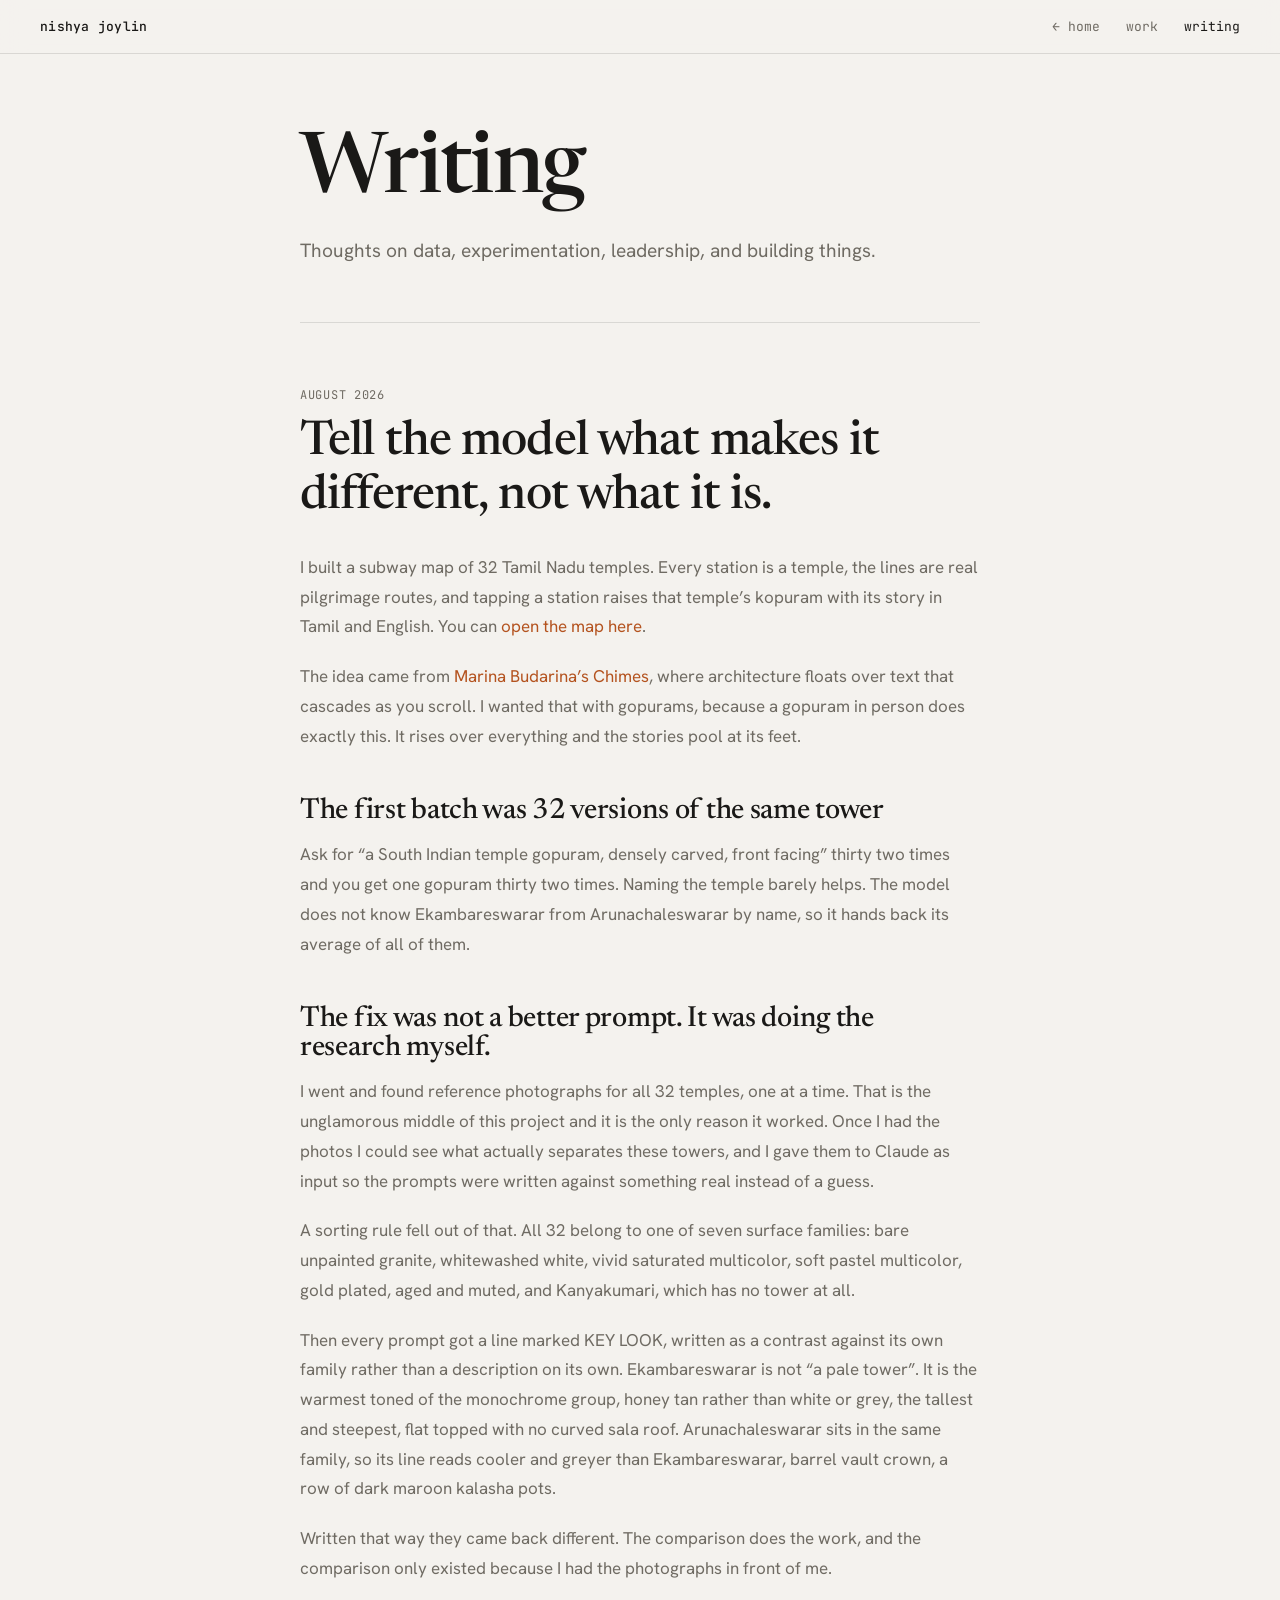
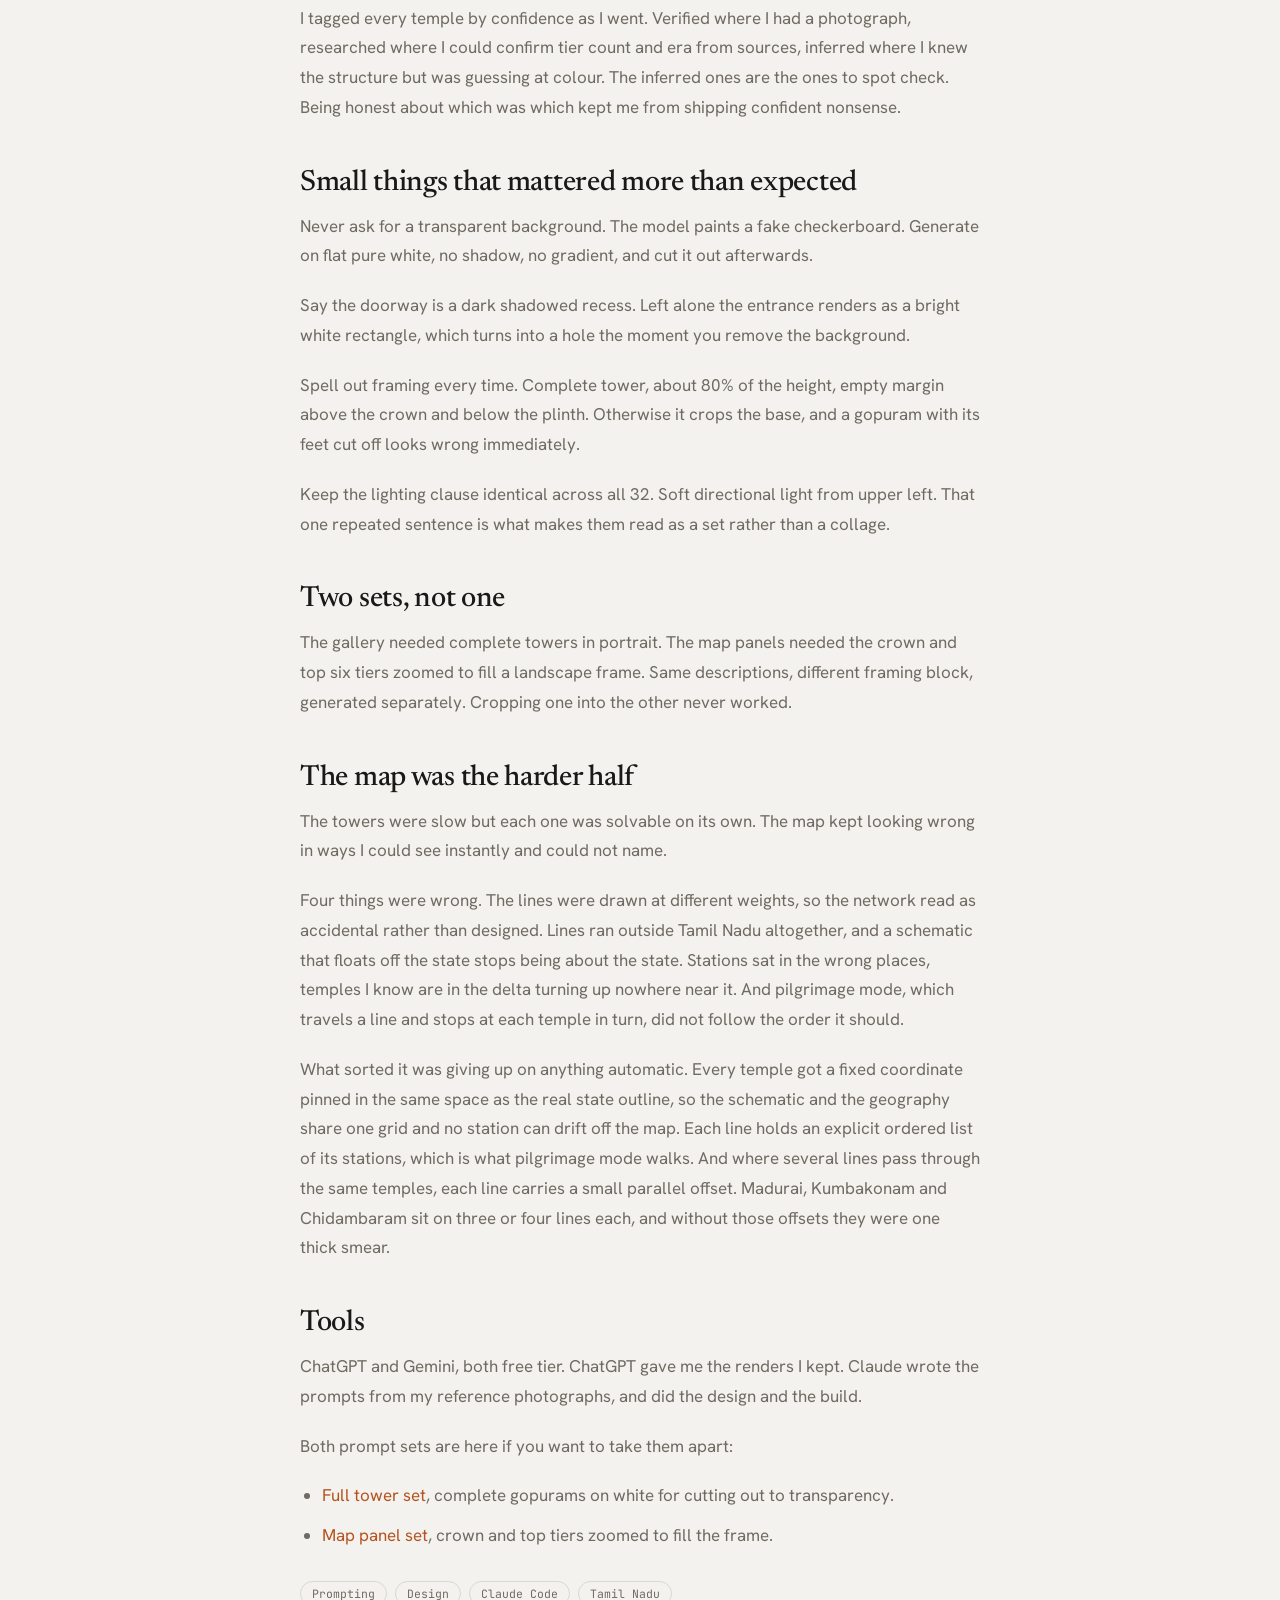
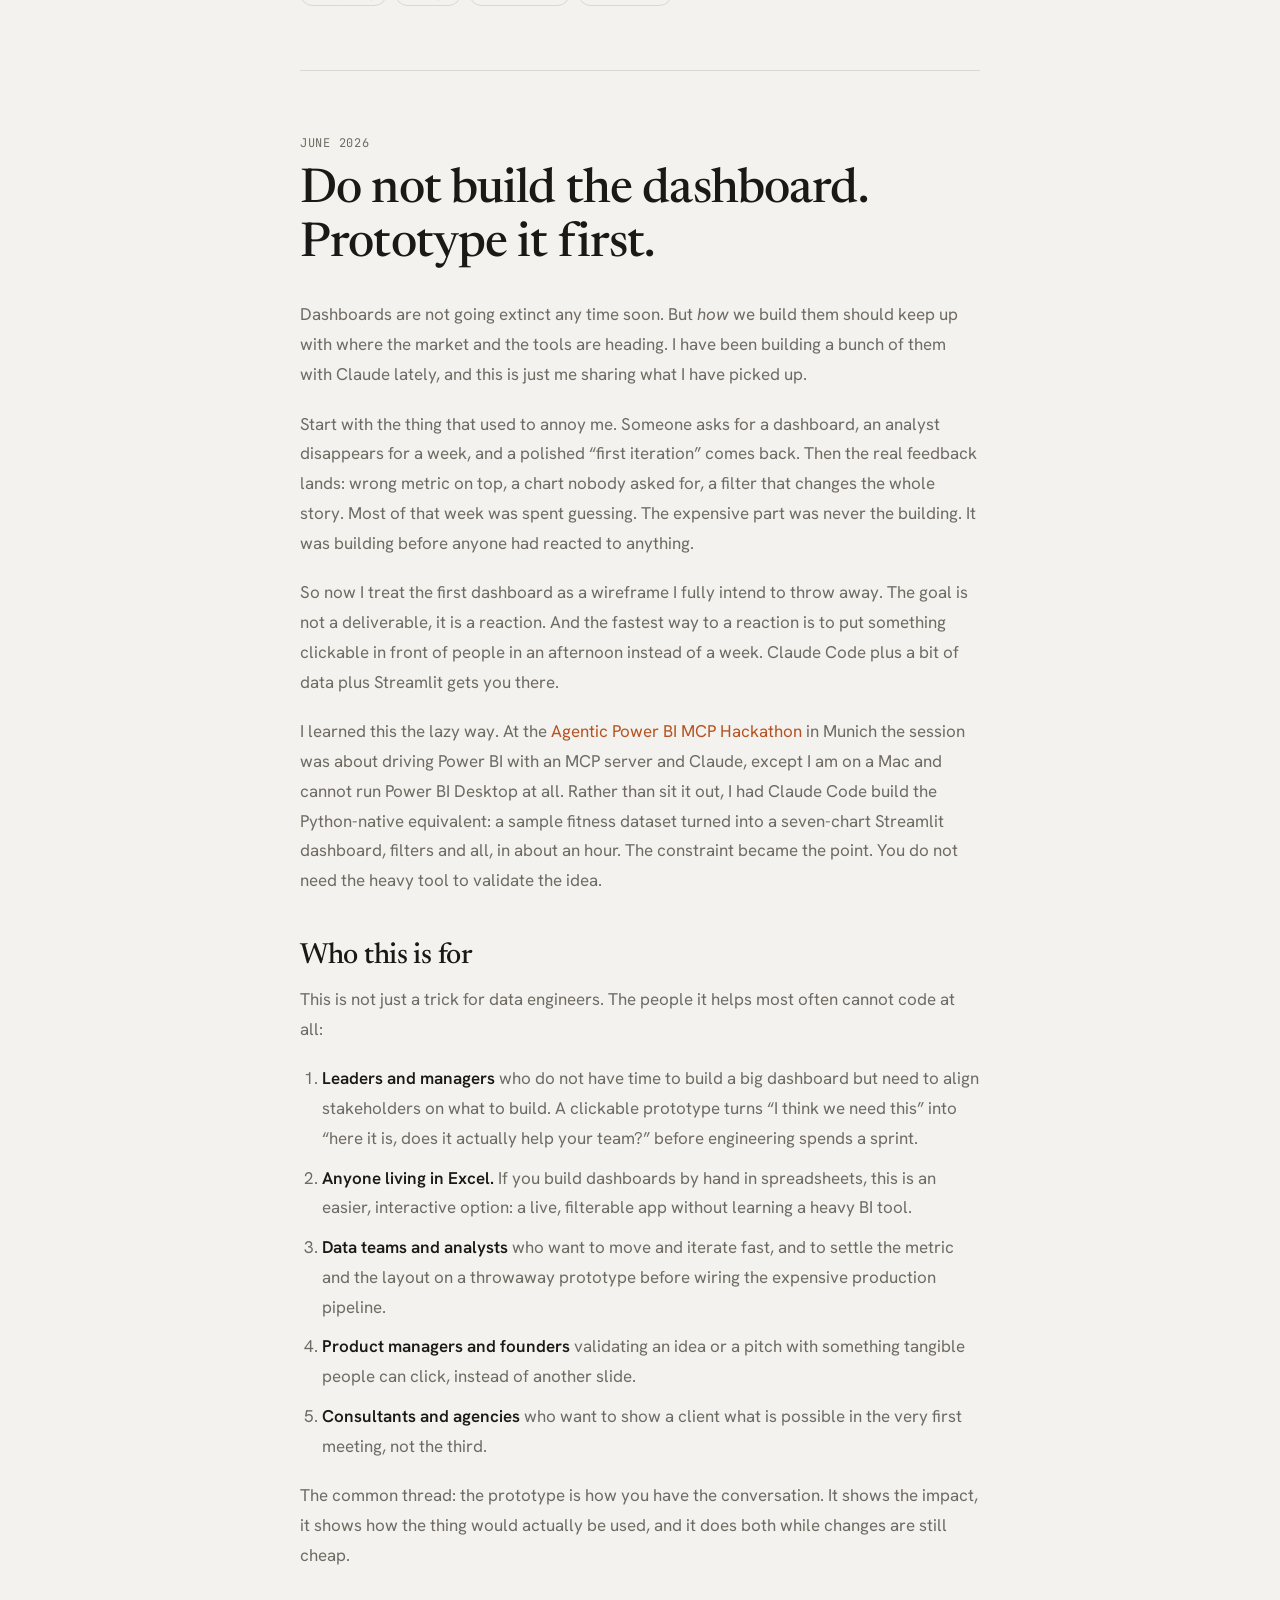
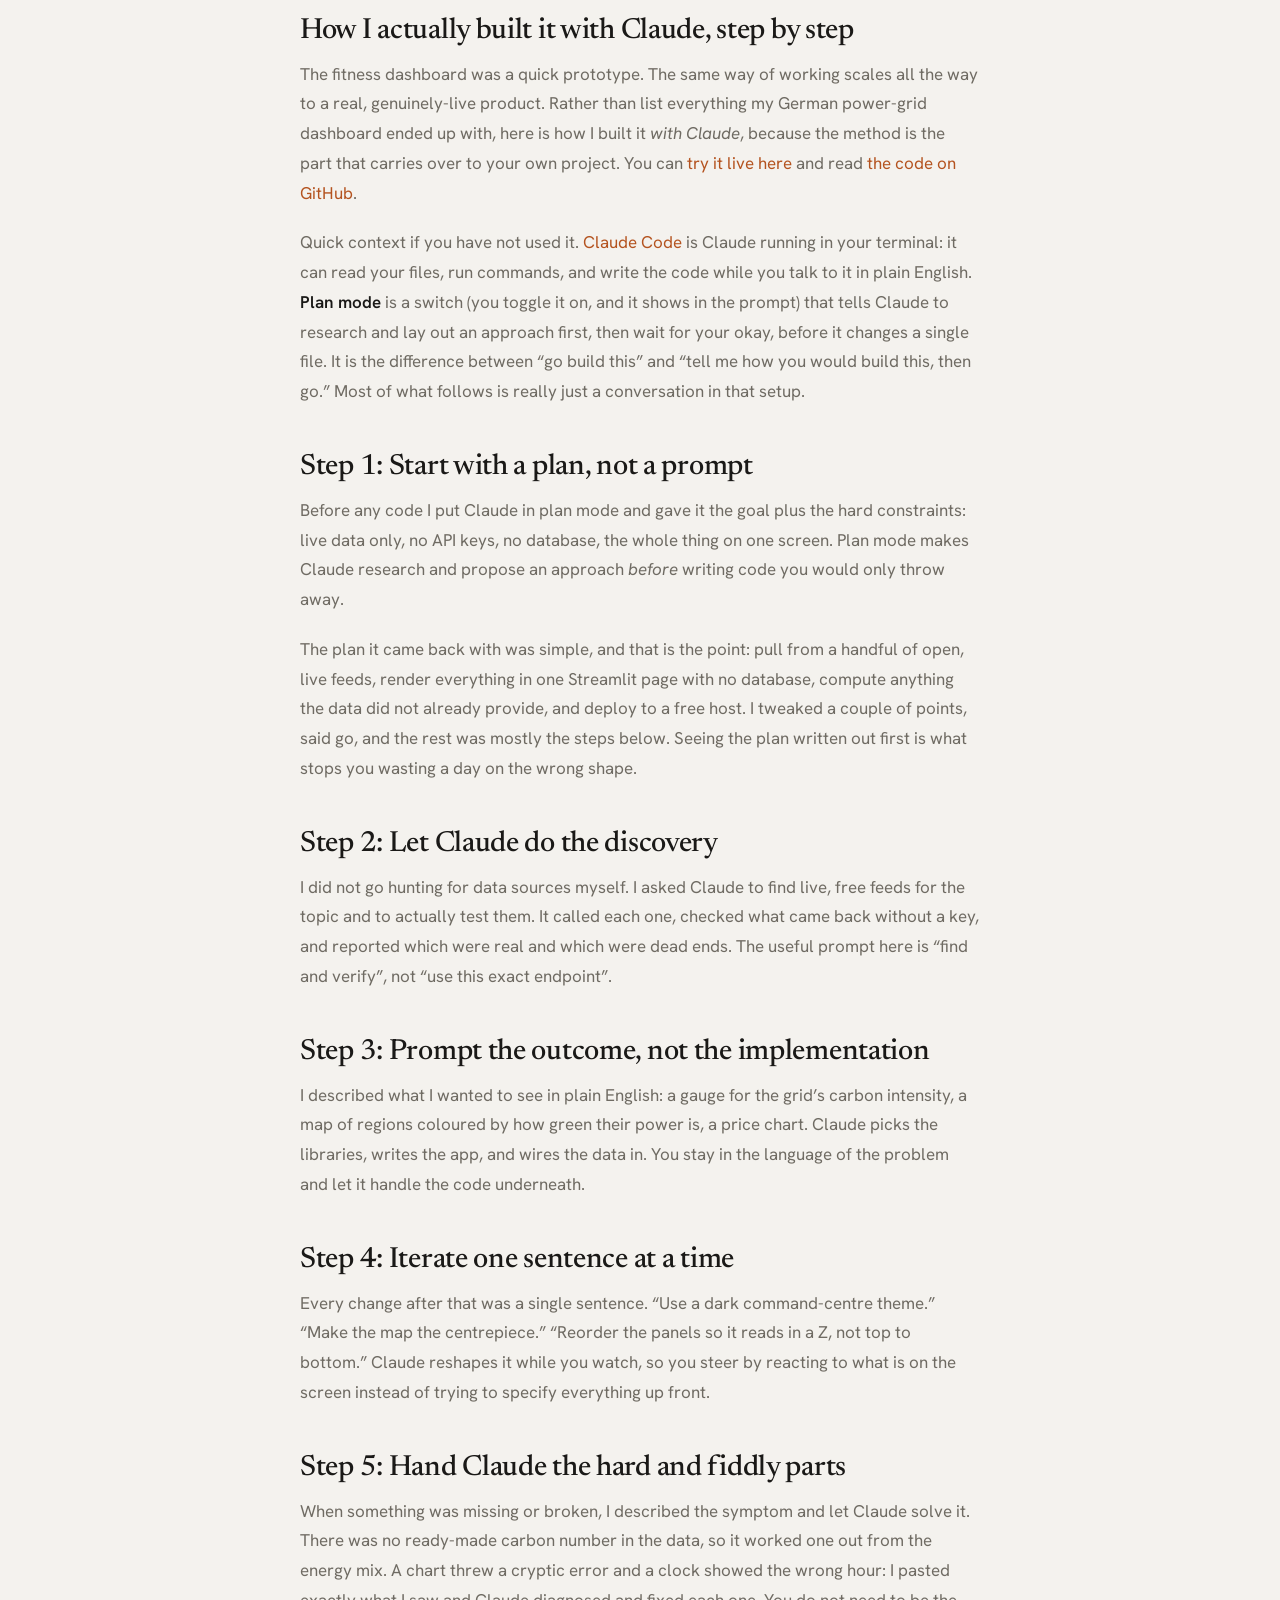
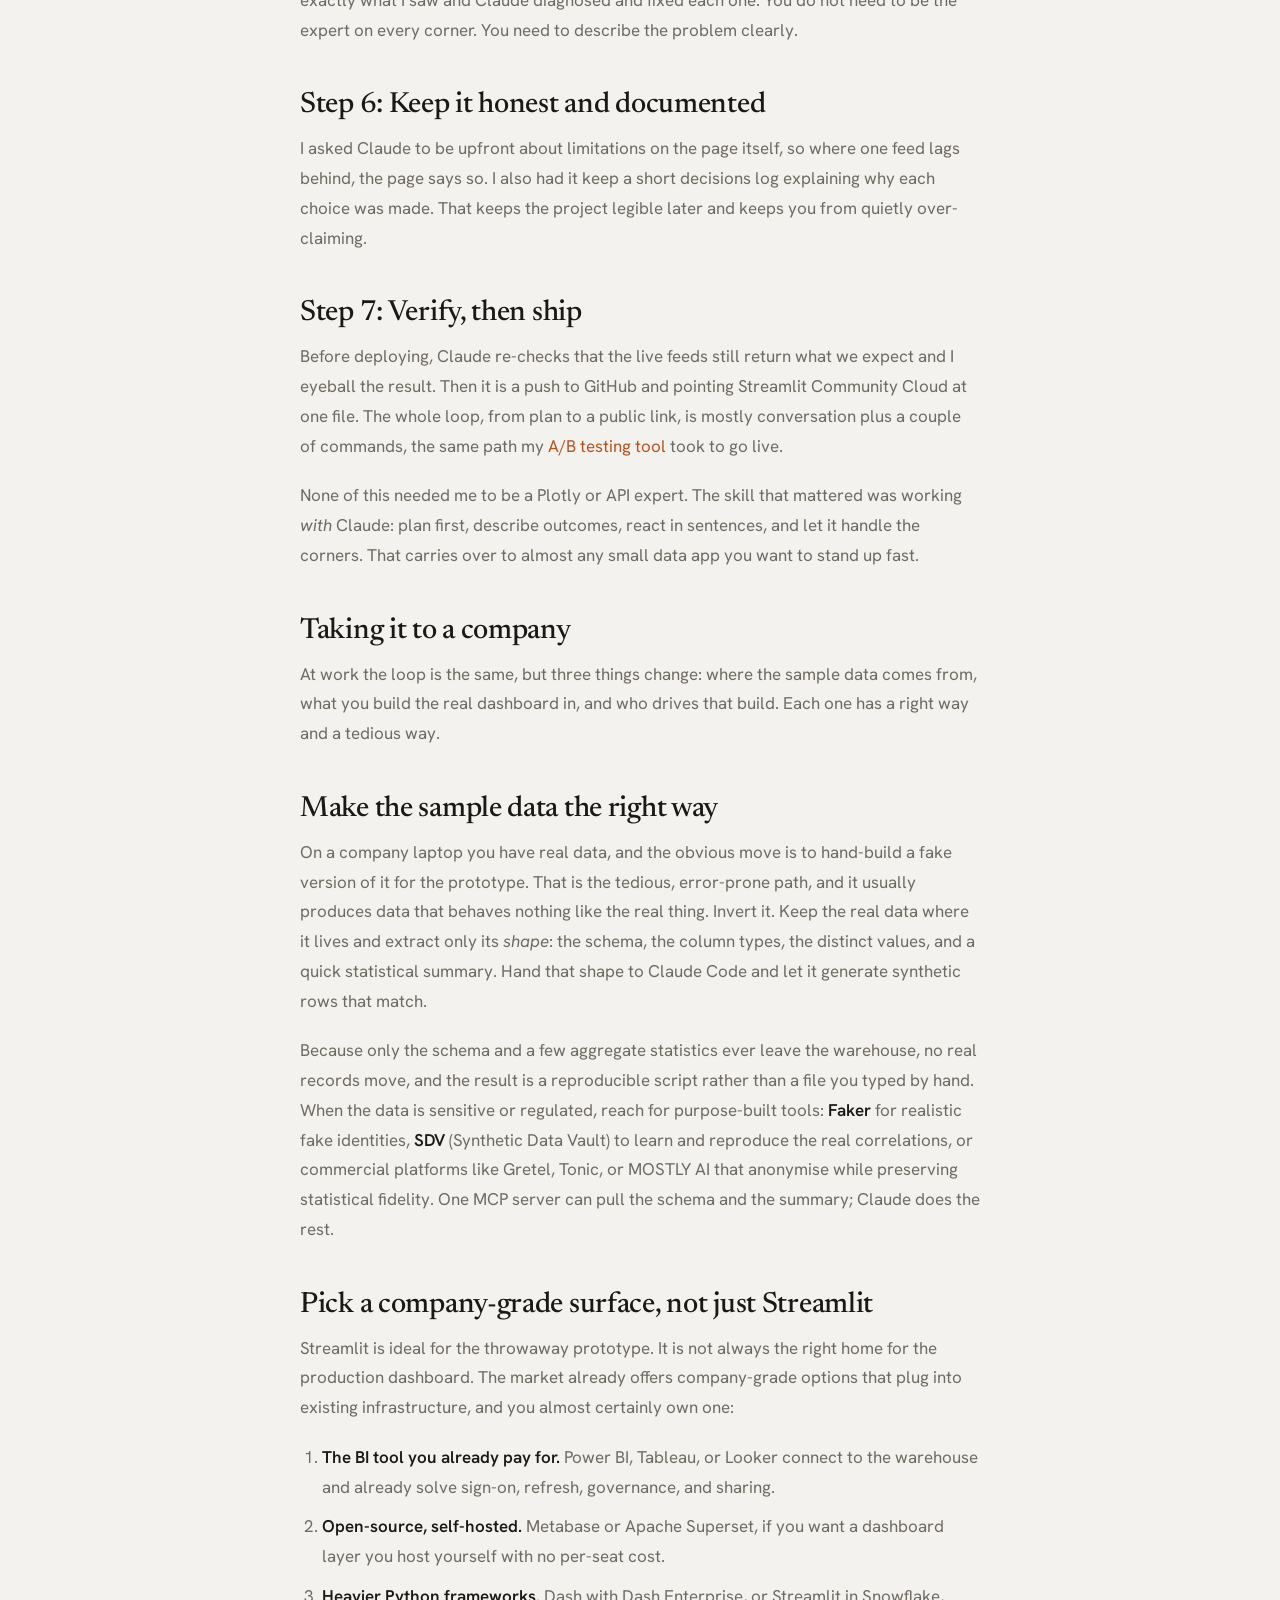
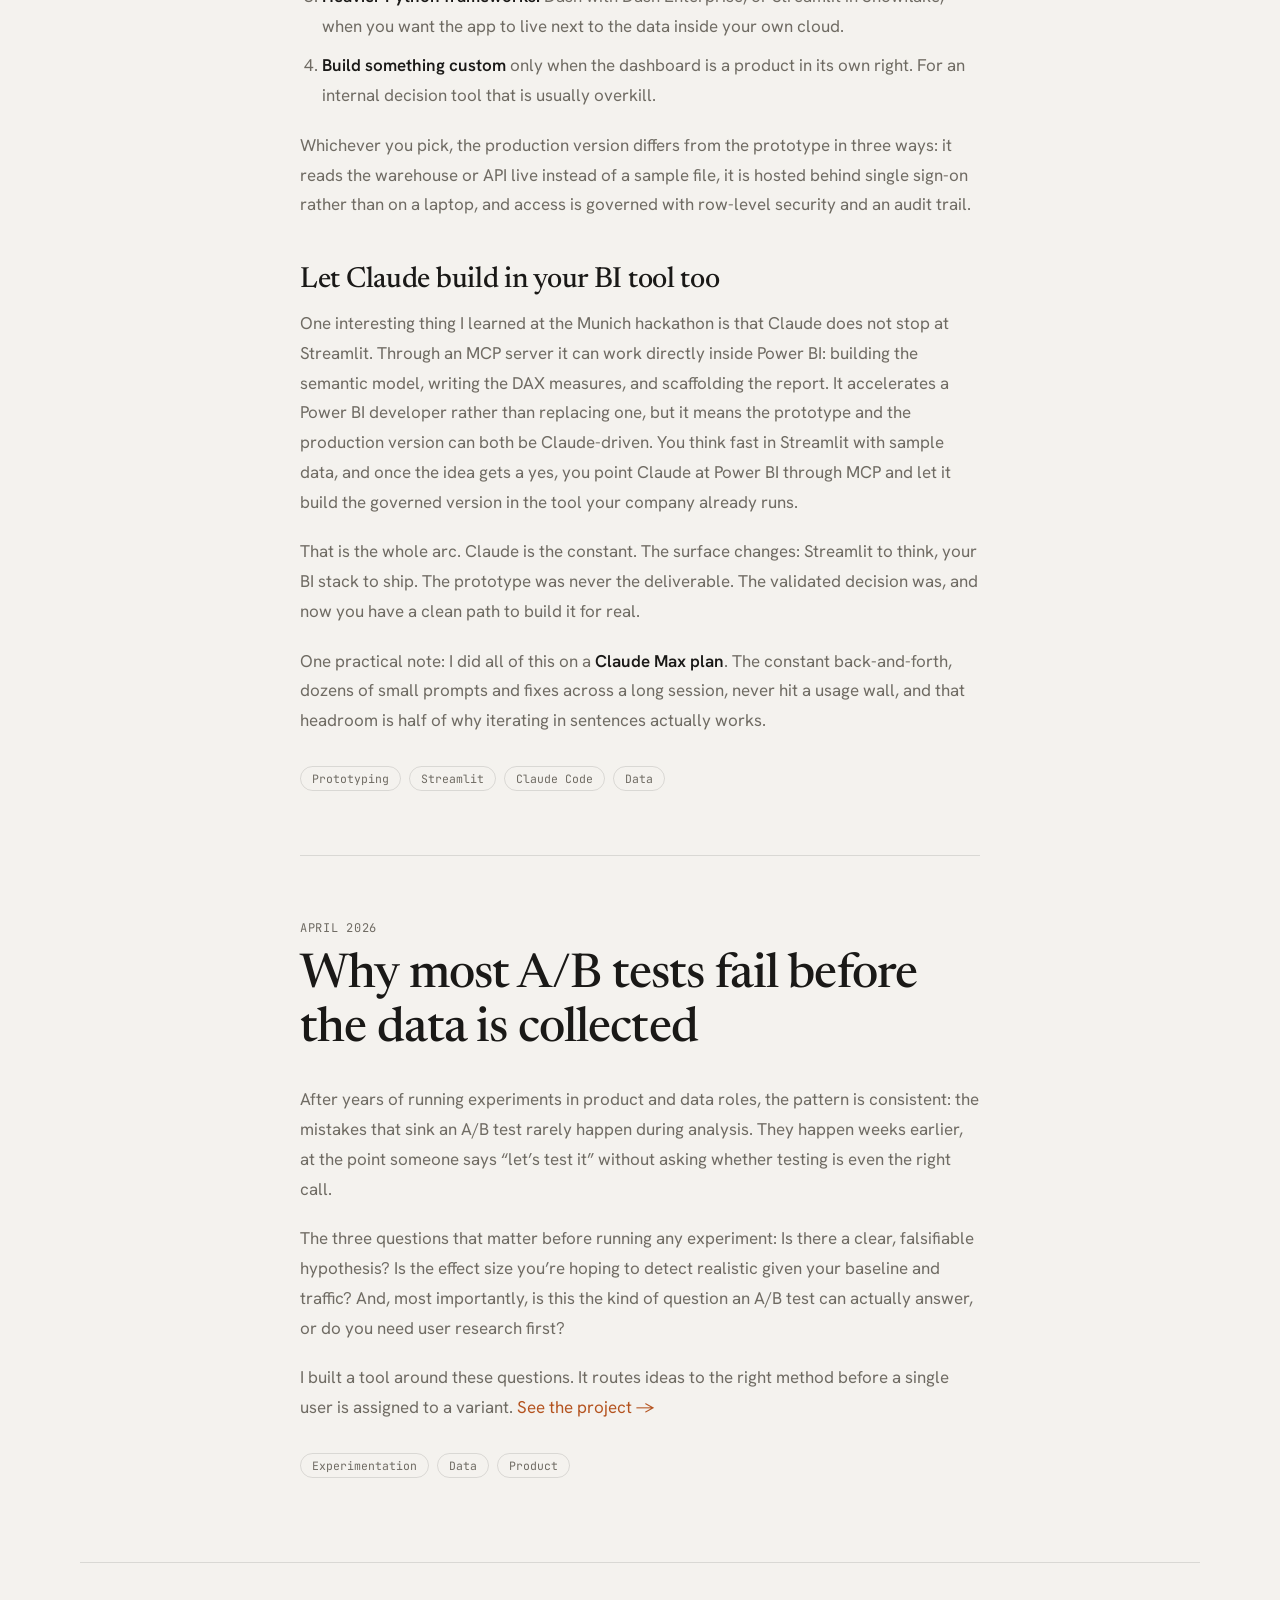
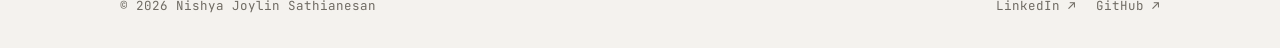
<file: blog.html>
<!DOCTYPE html>
<html lang="en">
<head>
  <meta charset="UTF-8">
  <meta name="viewport" content="width=device-width, initial-scale=1.0">
  <title>Writing | Nishya Joylin Sathianesan</title>
  <meta name="description" content="Essays on data, experimentation, leadership, and building things, by Nishya Joylin Sathianesan, data and AI leader in Munich.">
  <link rel="canonical" href="https://nishyajoylin-s.github.io/blog.html">
  <meta name="theme-color" content="#f4f2ee">

  <meta property="og:type" content="article">
  <meta property="og:url" content="https://nishyajoylin-s.github.io/blog.html">
  <meta property="og:title" content="Writing | Nishya Joylin Sathianesan">
  <meta property="og:description" content="Essays on data, experimentation, leadership, and building things.">
  <meta property="og:image" content="https://nishyajoylin-s.github.io/assets/og-image.png">
  <meta property="og:image:width" content="1200">
  <meta property="og:image:height" content="630">
  <meta name="twitter:card" content="summary_large_image">

  <link rel="icon" href="data:image/svg+xml,<svg xmlns='http://www.w3.org/2000/svg' viewBox='0 0 100 100'><rect width='100' height='100' rx='22' fill='%23b4531f'/><text x='50' y='74' font-family='Georgia,serif' font-size='68' fill='%23fff' text-anchor='middle'>n</text></svg>">

  <link rel="preconnect" href="https://fonts.googleapis.com">
  <link rel="preconnect" href="https://fonts.gstatic.com" crossorigin>
  <link href="https://fonts.googleapis.com/css2?family=Newsreader:ital,opsz,wght@0,6..72,400;0,6..72,500;0,6..72,600;1,6..72,400;1,6..72,500&family=Hanken+Grotesk:wght@400;500;600;700&family=JetBrains+Mono:wght@400;500&display=swap" rel="stylesheet">
  <link rel="stylesheet" href="site.css">
</head>
<body>

  <a class="skip-link" href="#writing">Skip to content</a>

  <header class="site-header">
    <a class="site-logo" href="index.html">nishya joylin</a>
    <nav class="site-nav">
      <a class="nav-link" href="index.html">← home</a>
      <a class="nav-link" href="index.html#work">work</a>
      <a class="nav-link active" href="blog.html">writing</a>
    </nav>
  </header>

  <main class="page-wrap" id="writing">
    <h1 class="page-title">Writing</h1>
    <p class="page-subtitle">Thoughts on data, experimentation, leadership, and building things.</p>

    <!--
      POST TEMPLATE — paste at the TOP (newest first):
      <div class="card">
        <p class="post-date">Month Year</p>
        <div class="post-title">Post Title</div>
        <div class="post-body">
          <p>Paragraph.</p>
        </div>
        <div class="tag-group">
          <span class="tag">Topic</span>
        </div>
      </div>
    -->

    <div class="card" id="temple-metro">
      <p class="post-date">August 2026</p>
      <div class="post-title">Tell the model what makes it different, not what it is.</div>
      <div class="post-body">
        <p>
          I built a subway map of 32 Tamil Nadu temples. Every station is a temple, the lines are real
          pilgrimage routes, and tapping a station raises that temple&rsquo;s kopuram with its story in Tamil
          and English. You can
          <a href="https://nishyajoylin-s.github.io/Tamil-Nadu-Temple-Metro/" target="_blank" rel="noopener noreferrer">open the map here</a>.
        </p>
        <p>
          The idea came from
          <a href="https://marinabudarina.github.io/chimes/#home" target="_blank" rel="noopener noreferrer">Marina Budarina&rsquo;s Chimes</a>,
          where architecture floats over text that cascades as you scroll. I wanted that with gopurams, because
          a gopuram in person does exactly this. It rises over everything and the stories pool at its feet.
        </p>

        <h3 class="post-h">The first batch was 32 versions of the same tower</h3>
        <p>
          Ask for &ldquo;a South Indian temple gopuram, densely carved, front facing&rdquo; thirty two times and
          you get one gopuram thirty two times. Naming the temple barely helps. The model does not know
          Ekambareswarar from Arunachaleswarar by name, so it hands back its average of all of them.
        </p>

        <h3 class="post-h">The fix was not a better prompt. It was doing the research myself.</h3>
        <p>
          I went and found reference photographs for all 32 temples, one at a time. That is the unglamorous
          middle of this project and it is the only reason it worked. Once I had the photos I could see what
          actually separates these towers, and I gave them to Claude as input so the prompts were written
          against something real instead of a guess.
        </p>
        <p>
          A sorting rule fell out of that. All 32 belong to one of seven surface families: bare unpainted
          granite, whitewashed white, vivid saturated multicolor, soft pastel multicolor, gold plated, aged and
          muted, and Kanyakumari, which has no tower at all.
        </p>
        <p>
          Then every prompt got a line marked KEY LOOK, written as a contrast against its own family rather
          than a description on its own. Ekambareswarar is not &ldquo;a pale tower&rdquo;. It is the warmest toned
          of the monochrome group, honey tan rather than white or grey, the tallest and steepest, flat topped
          with no curved sala roof. Arunachaleswarar sits in the same family, so its line reads cooler and
          greyer than Ekambareswarar, barrel vault crown, a row of dark maroon kalasha pots.
        </p>
        <p>
          Written that way they came back different. The comparison does the work, and the comparison only
          existed because I had the photographs in front of me.
        </p>
        <p>
          I tagged every temple by confidence as I went. Verified where I had a photograph, researched where I
          could confirm tier count and era from sources, inferred where I knew the structure but was guessing at
          colour. The inferred ones are the ones to spot check. Being honest about which was which kept me from
          shipping confident nonsense.
        </p>

        <h3 class="post-h">Small things that mattered more than expected</h3>
        <p>
          Never ask for a transparent background. The model paints a fake checkerboard. Generate on flat pure
          white, no shadow, no gradient, and cut it out afterwards.
        </p>
        <p>
          Say the doorway is a dark shadowed recess. Left alone the entrance renders as a bright white
          rectangle, which turns into a hole the moment you remove the background.
        </p>
        <p>
          Spell out framing every time. Complete tower, about 80% of the height, empty margin above the crown
          and below the plinth. Otherwise it crops the base, and a gopuram with its feet cut off looks wrong
          immediately.
        </p>
        <p>
          Keep the lighting clause identical across all 32. Soft directional light from upper left. That one
          repeated sentence is what makes them read as a set rather than a collage.
        </p>

        <h3 class="post-h">Two sets, not one</h3>
        <p>
          The gallery needed complete towers in portrait. The map panels needed the crown and top six tiers
          zoomed to fill a landscape frame. Same descriptions, different framing block, generated separately.
          Cropping one into the other never worked.
        </p>

        <h3 class="post-h">The map was the harder half</h3>
        <p>
          The towers were slow but each one was solvable on its own. The map kept looking wrong in ways I could
          see instantly and could not name.
        </p>
        <p>
          Four things were wrong. The lines were drawn at different weights, so the network read as accidental
          rather than designed. Lines ran outside Tamil Nadu altogether, and a schematic that floats off the
          state stops being about the state. Stations sat in the wrong places, temples I know are in the delta
          turning up nowhere near it. And pilgrimage mode, which travels a line and stops at each temple in
          turn, did not follow the order it should.
        </p>
        <p>
          What sorted it was giving up on anything automatic. Every temple got a fixed coordinate pinned in the
          same space as the real state outline, so the schematic and the geography share one grid and no station
          can drift off the map. Each line holds an explicit ordered list of its stations, which is what
          pilgrimage mode walks. And where several lines pass through the same temples, each line carries a
          small parallel offset. Madurai, Kumbakonam and Chidambaram sit on three or four lines each, and
          without those offsets they were one thick smear.
        </p>

        <h3 class="post-h">Tools</h3>
        <p>
          ChatGPT and Gemini, both free tier. ChatGPT gave me the renders I kept. Claude wrote the prompts from
          my reference photographs, and did the design and the build.
        </p>
        <p>
          Both prompt sets are here if you want to take them apart:
        </p>
        <ul>
          <li><a href="assets/temple-prompts-full-towers.md" download>Full tower set</a>, complete gopurams on white for cutting out to transparency.</li>
          <li><a href="assets/temple-prompts-map-panels.md" download>Map panel set</a>, crown and top tiers zoomed to fill the frame.</li>
        </ul>
      </div>
      <div class="tag-group">
        <span class="tag">Prompting</span>
        <span class="tag">Design</span>
        <span class="tag">Claude Code</span>
        <span class="tag">Tamil Nadu</span>
      </div>
    </div>

    <div class="card" id="prototype-first">
      <p class="post-date">June 2026</p>
      <div class="post-title">Do not build the dashboard. Prototype it first.</div>
      <div class="post-body">
        <p>
          Dashboards are not going extinct any time soon. But <em>how</em> we build them should keep up with
          where the market and the tools are heading. I have been building a bunch of them with Claude lately,
          and this is just me sharing what I have picked up.
        </p>
        <p>
          Start with the thing that used to annoy me. Someone asks for a dashboard, an analyst disappears for a
          week, and a polished &ldquo;first iteration&rdquo; comes back. Then the real feedback lands: wrong metric
          on top, a chart nobody asked for, a filter that changes the whole story. Most of that week was spent
          guessing. The expensive part was never the building. It was building before anyone had reacted to anything.
        </p>
        <p>
          So now I treat the first dashboard as a wireframe I fully intend to throw away. The goal is not a
          deliverable, it is a reaction. And the fastest way to a reaction is to put something clickable in
          front of people in an afternoon instead of a week. Claude Code plus a bit of data plus Streamlit gets you
          there.
        </p>
        <p>
          I learned this the lazy way. At the
          <a href="https://www.meetup.com/smart-data-and-agentic-bi-munich/events/314493464/" target="_blank" rel="noopener noreferrer">Agentic Power BI MCP Hackathon</a>
          in Munich the session was about driving Power BI with an MCP server and Claude, except I am on a Mac and
          cannot run Power BI Desktop at all. Rather than sit it out, I had Claude Code build the Python-native
          equivalent: a sample fitness dataset turned into a seven-chart Streamlit dashboard, filters and all, in
          about an hour. The constraint became the point. You do not need the heavy tool to validate the idea.
        </p>

        <h3 class="post-h">Who this is for</h3>
        <p>
          This is not just a trick for data engineers. The people it helps most often cannot code at all:
        </p>
        <ol class="post-steps">
          <li><strong>Leaders and managers</strong> who do not have time to build a big dashboard but need to align
            stakeholders on what to build. A clickable prototype turns &ldquo;I think we need this&rdquo; into
            &ldquo;here it is, does it actually help your team?&rdquo; before engineering spends a sprint.</li>
          <li><strong>Anyone living in Excel.</strong> If you build dashboards by hand in spreadsheets, this is an
            easier, interactive option: a live, filterable app without learning a heavy BI tool.</li>
          <li><strong>Data teams and analysts</strong> who want to move and iterate fast, and to settle the metric
            and the layout on a throwaway prototype before wiring the expensive production pipeline.</li>
          <li><strong>Product managers and founders</strong> validating an idea or a pitch with something tangible
            people can click, instead of another slide.</li>
          <li><strong>Consultants and agencies</strong> who want to show a client what is possible in the very
            first meeting, not the third.</li>
        </ol>
        <p>
          The common thread: the prototype is how you have the conversation. It shows the impact, it shows how the
          thing would actually be used, and it does both while changes are still cheap.
        </p>

        <h3 class="post-h">How I actually built it with Claude, step by step</h3>
        <p>
          The fitness dashboard was a quick prototype. The same way of working scales all the way to a real,
          genuinely-live product. Rather than list everything my German power-grid dashboard ended up with, here is
          how I built it <em>with Claude</em>, because the method is the part that carries over to your own project.
          You can
          <a href="https://germany-power-dashboard.streamlit.app/" target="_blank" rel="noopener noreferrer">try it live here</a>
          and read
          <a href="https://github.com/nishyajoylin-s/germany-power-dashboard" target="_blank" rel="noopener noreferrer">the code on GitHub</a>.
        </p>
        <p>
          Quick context if you have not used it.
          <a href="https://claude.com/claude-code" target="_blank" rel="noopener noreferrer">Claude Code</a>
          is Claude running in your terminal: it can read your files, run commands, and write the code while you talk
          to it in plain English. <strong>Plan mode</strong> is a switch (you toggle it on, and it shows in the
          prompt) that tells Claude to research and lay out an approach first, then wait for your okay, before it
          changes a single file. It is the difference between &ldquo;go build this&rdquo; and &ldquo;tell me how you
          would build this, then go.&rdquo; Most of what follows is really just a conversation in that setup.
        </p>

        <h3 class="post-h">Step 1: Start with a plan, not a prompt</h3>
        <p>
          Before any code I put Claude in plan mode and gave it the goal plus the hard constraints: live data only,
          no API keys, no database, the whole thing on one screen. Plan mode makes Claude research and propose an
          approach <em>before</em> writing code you would only throw away.
        </p>
        <p>
          The plan it came back with was simple, and that is the point: pull from a handful of open, live feeds,
          render everything in one Streamlit page with no database, compute anything the data did not already
          provide, and deploy to a free host. I tweaked a couple of points, said go, and the rest was mostly the
          steps below. Seeing the plan written out first is what stops you wasting a day on the wrong shape.
        </p>

        <h3 class="post-h">Step 2: Let Claude do the discovery</h3>
        <p>
          I did not go hunting for data sources myself. I asked Claude to find live, free feeds for the topic and to
          actually test them. It called each one, checked what came back without a key, and reported which were real
          and which were dead ends. The useful prompt here is &ldquo;find and verify&rdquo;, not &ldquo;use this
          exact endpoint&rdquo;.
        </p>

        <h3 class="post-h">Step 3: Prompt the outcome, not the implementation</h3>
        <p>
          I described what I wanted to see in plain English: a gauge for the grid&rsquo;s carbon intensity, a map of
          regions coloured by how green their power is, a price chart. Claude picks the libraries, writes the app,
          and wires the data in. You stay in the language of the problem and let it handle the code underneath.
        </p>

        <h3 class="post-h">Step 4: Iterate one sentence at a time</h3>
        <p>
          Every change after that was a single sentence. &ldquo;Use a dark command-centre theme.&rdquo; &ldquo;Make
          the map the centrepiece.&rdquo; &ldquo;Reorder the panels so it reads in a Z, not top to bottom.&rdquo;
          Claude reshapes it while you watch, so you steer by reacting to what is on the screen instead of trying to
          specify everything up front.
        </p>

        <h3 class="post-h">Step 5: Hand Claude the hard and fiddly parts</h3>
        <p>
          When something was missing or broken, I described the symptom and let Claude solve it. There was no
          ready-made carbon number in the data, so it worked one out from the energy mix. A chart threw a cryptic
          error and a clock showed the wrong hour: I pasted exactly what I saw and Claude diagnosed and fixed each
          one. You do not need to be the expert on every corner. You need to describe the problem clearly.
        </p>

        <h3 class="post-h">Step 6: Keep it honest and documented</h3>
        <p>
          I asked Claude to be upfront about limitations on the page itself, so where one feed lags behind, the page
          says so. I also had it keep a short decisions log explaining why each choice was made. That keeps the
          project legible later and keeps you from quietly over-claiming.
        </p>

        <h3 class="post-h">Step 7: Verify, then ship</h3>
        <p>
          Before deploying, Claude re-checks that the live feeds still return what we expect and I eyeball the
          result. Then it is a push to GitHub and pointing Streamlit Community Cloud at one file. The whole loop,
          from plan to a public link, is mostly conversation plus a couple of commands, the same path my
          <a href="https://ab-test-framework.streamlit.app/" target="_blank" rel="noopener noreferrer">A/B testing tool</a>
          took to go live.
        </p>

        <p>
          None of this needed me to be a Plotly or API expert. The skill that mattered was working <em>with</em>
          Claude: plan first, describe outcomes, react in sentences, and let it handle the corners. That carries over
          to almost any small data app you want to stand up fast.
        </p>

        <h3 class="post-h">Taking it to a company</h3>
        <p>
          At work the loop is the same, but three things change: where the sample data comes from, what you build
          the real dashboard in, and who drives that build. Each one has a right way and a tedious way.
        </p>

        <h3 class="post-h">Make the sample data the right way</h3>
        <p>
          On a company laptop you have real data, and the obvious move is to hand-build a fake version of it for
          the prototype. That is the tedious, error-prone path, and it usually produces data that behaves nothing
          like the real thing. Invert it. Keep the real data where it lives and extract only its <em>shape</em>:
          the schema, the column types, the distinct values, and a quick statistical summary. Hand that shape to
          Claude Code and let it generate synthetic rows that match.
        </p>
        <p>
          Because only the schema and a few aggregate statistics ever leave the warehouse, no real records move,
          and the result is a reproducible script rather than a file you typed by hand. When the data is sensitive
          or regulated, reach for purpose-built tools: <strong>Faker</strong> for realistic fake identities,
          <strong>SDV</strong> (Synthetic Data Vault) to learn and reproduce the real correlations, or commercial
          platforms like Gretel, Tonic, or MOSTLY AI that anonymise while preserving statistical fidelity. One
          MCP server can pull the schema and the summary; Claude does the rest.
        </p>

        <h3 class="post-h">Pick a company-grade surface, not just Streamlit</h3>
        <p>
          Streamlit is ideal for the throwaway prototype. It is not always the right home for the production
          dashboard. The market already offers company-grade options that plug into existing infrastructure, and
          you almost certainly own one:
        </p>
        <ol class="post-steps">
          <li><strong>The BI tool you already pay for.</strong> Power BI, Tableau, or Looker connect to the
            warehouse and already solve sign-on, refresh, governance, and sharing.</li>
          <li><strong>Open-source, self-hosted.</strong> Metabase or Apache Superset, if you want a dashboard
            layer you host yourself with no per-seat cost.</li>
          <li><strong>Heavier Python frameworks.</strong> Dash with Dash Enterprise, or Streamlit in Snowflake,
            when you want the app to live next to the data inside your own cloud.</li>
          <li><strong>Build something custom</strong> only when the dashboard is a product in its own right. For an
            internal decision tool that is usually overkill.</li>
        </ol>
        <p>
          Whichever you pick, the production version differs from the prototype in three ways: it reads the
          warehouse or API live instead of a sample file, it is hosted behind single sign-on rather than on a
          laptop, and access is governed with row-level security and an audit trail.
        </p>

        <h3 class="post-h">Let Claude build in your BI tool too</h3>
        <p>
          One interesting thing I learned at the Munich hackathon is that Claude does not stop at Streamlit. Through an MCP
          server it can work directly inside Power BI: building the semantic model, writing the DAX measures, and
          scaffolding the report. It accelerates a Power BI developer rather than replacing one, but it means the
          prototype and the production version can both be Claude-driven. You think fast in Streamlit with sample
          data, and once the idea gets a yes, you point Claude at Power BI through MCP and let it build the
          governed version in the tool your company already runs.
        </p>
        <p>
          That is the whole arc. Claude is the constant. The surface changes: Streamlit to think, your BI stack to
          ship. The prototype was never the deliverable. The validated decision was, and now you have a clean path
          to build it for real.
        </p>
        <p>
          One practical note: I did all of this on a <strong>Claude Max plan</strong>. The constant back-and-forth,
          dozens of small prompts and fixes across a long session, never hit a usage wall, and that headroom is half
          of why iterating in sentences actually works.
        </p>
      </div>
      <div class="tag-group">
        <span class="tag">Prototyping</span>
        <span class="tag">Streamlit</span>
        <span class="tag">Claude Code</span>
        <span class="tag">Data</span>
      </div>
    </div>

    <div class="card" id="ab-tests">
      <p class="post-date">April 2026</p>
      <div class="post-title">Why most A/B tests fail before the data is collected</div>
      <div class="post-body">
        <p>
          After years of running experiments in product and data roles, the pattern is consistent:
          the mistakes that sink an A/B test rarely happen during analysis. They happen weeks earlier,
          at the point someone says &ldquo;let&rsquo;s test it&rdquo; without asking whether testing is even the right call.
        </p>
        <p>
          The three questions that matter before running any experiment: Is there a clear, falsifiable hypothesis?
          Is the effect size you&rsquo;re hoping to detect realistic given your baseline and traffic?
          And, most importantly, is this the kind of question an A/B test can actually answer,
          or do you need user research first?
        </p>
        <p>
          I built a tool around these questions. It routes ideas to the right method before a single
          user is assigned to a variant. <a href="index.html#work">See the project →</a>
        </p>
      </div>
      <div class="tag-group">
        <span class="tag">Experimentation</span>
        <span class="tag">Data</span>
        <span class="tag">Product</span>
      </div>
    </div>
  </main>

  <footer class="site-footer">
    <span>&copy; 2026 Nishya Joylin Sathianesan</span>
    <div style="display:flex; gap:20px;">
      <a href="https://www.linkedin.com/in/nishyajoylin/" target="_blank" rel="noopener">LinkedIn ↗</a>
      <a href="https://github.com/nishyajoylin-s" target="_blank" rel="noopener">GitHub ↗</a>
    </div>
  </footer>

<!-- GoatCounter: anonymous, cookie-free traffic stats. Replace MYCODE with your subdomain. -->
<script data-goatcounter="https://nishya.goatcounter.com/count"
        async src="//gc.zgo.at/count.js"></script>
</body>
</html>
</file>
<file: site.css>
/* Shared across index.html and blog.html.
   Design tokens were set at runtime by the artifact export's applyTheme();
   they are static here because no UI ever exposed the dark/accent switch. */

:root {
  --bg: #f4f2ee;
  --ink: #1a1917;
  --muted: #6f6b63;
  --line: rgba(0, 0, 0, 0.11);
  --card: #fbfaf7;
  --accent: #b4531f;
  --accent-dark: #8f3f15;
}

* { box-sizing: border-box; }
html { scroll-behavior: smooth; }
body {
  margin: 0;
  background: var(--bg);
  color: var(--ink);
  font-family: 'Hanken Grotesk', system-ui, sans-serif;
  -webkit-font-smoothing: antialiased;
}
a { color: var(--accent); text-decoration: none; }
a:hover { color: var(--accent-dark); }
::selection { background: var(--accent); color: #fff; }

/* Keyboard affordance. The artifact had hover states only. */
/* No border-radius here — it would square off the pill and the buttons on focus. */
a:focus-visible,
button:focus-visible {
  outline: 2px solid var(--accent);
  outline-offset: 3px;
}

.skip-link {
  position: absolute;
  left: -9999px;
  top: 0;
  z-index: 100;
  background: var(--ink);
  color: var(--bg);
  padding: 10px 18px;
  border-radius: 0 0 8px 0;
  font-size: 14px;
}
.skip-link:focus {
  left: 0;
  color: var(--bg);
}

@keyframes rise  { from { opacity: 0; transform: translateY(20px); } to { opacity: 1; transform: none; } }
@keyframes pulse { 0%,100% { opacity: 1; transform: scale(1); } 50% { opacity: .35; transform: scale(.7); } }
@keyframes float { 0%,100% { transform: translateY(0); } 50% { transform: translateY(-12px); } }

/* Buttons and links that used the runtime's non-standard style-hover attribute.
   Declarations live here rather than inline so :hover/:focus-visible can win. */
.btn {
  display: inline-flex;
  align-items: center;
  gap: 9px;
  padding: 14px 24px;
  border-radius: 9px;
  font-weight: 600;
  font-size: 15px;
  transition: background .18s ease, color .18s ease, filter .18s ease;
}
.btn-lg { padding: 15px 26px; }
.btn-solid { background: var(--accent); color: #fff; }
.btn-solid:hover,
.btn-solid:focus-visible { filter: brightness(.94); color: #fff; }
.btn-outline { border: 1px solid var(--ink); color: var(--ink); }
.btn-outline:hover,
.btn-outline:focus-visible { background: var(--ink); color: var(--bg); }

.pill {
  color: var(--ink);
  border: 1px solid var(--ink);
  border-radius: 999px;
  padding: 6px 14px;
  transition: background .18s ease, color .18s ease;
}
.pill:hover,
.pill:focus-visible { background: var(--ink); color: var(--bg); }

.post-link {
  display: block;
  padding: 30px 0;
  color: var(--ink);
  transition: opacity .18s ease;
}
.post-link:hover,
.post-link:focus-visible { opacity: .72; color: var(--ink); }

/* ---------- expandable project detail ----------
   Native <details>, so it opens with JS disabled and is keyboard operable. */

.detail { border-top: 1px solid var(--line); margin-bottom: 22px; }
.detail > summary {
  cursor: pointer;
  list-style: none;
  display: inline-flex; align-items: center; gap: 8px;
  padding: 14px 0;
  font-family: 'JetBrains Mono', monospace; font-size: 13px;
  color: var(--accent);
}
.detail > summary::-webkit-details-marker { display: none; }
.detail > summary::after { content: '↓'; transition: transform .2s ease; }
.detail[open] > summary::after { transform: rotate(180deg); }
.detail > summary:hover { color: var(--accent-dark); }
.detail > summary:focus-visible { outline: 2px solid var(--accent); outline-offset: 3px; }

.detail-body { padding-bottom: 22px; }
.detail-body h4 {
  font-family: 'Newsreader', Georgia, serif; font-weight: 500;
  font-size: clamp(19px, 2vw, 24px); letter-spacing: -0.01em;
  color: var(--ink); margin: 4px 0 14px;
}
.detail-body h4 + p, .detail-body h4 + ol, .detail-body h4 + ul { margin-top: 0; }
.detail-body p, .detail-body li { font-size: 16px; line-height: 1.65; color: var(--muted); }
.detail-body p { margin: 0 0 18px; max-width: 66ch; }
.detail-body ol, .detail-body ul { max-width: 66ch; padding-left: 20px; margin: 0 0 26px; }
.detail-body li { margin-bottom: 11px; }
.detail-body strong { color: var(--ink); font-weight: 600; }

/* ---------- embedded Streamlit apps ----------
   Both apps are built as one wide screen; at 940px the Germany dashboard clips
   its own title mid-word. So the iframe gets a full 1400x900 viewport to lay
   out in, and the whole thing is scaled down to fit the column. Nothing is
   cropped and the app never sees a cramped viewport. --embed-s is set by JS. */

.embed {
  --embed-w: 1400px;
  --embed-h: 900px;
  --embed-s: 0.74;   /* desktop default so the no-JS case lands close; JS refines it */
  border: 1px solid var(--line);
  border-radius: 14px;
  overflow: hidden;
  background: var(--card);
  margin-bottom: 16px;
}
.embed-chrome {
  display: flex; align-items: center; gap: 10px;
  padding: 11px 15px; border-bottom: 1px solid var(--line);
  font-family: 'JetBrains Mono', monospace; font-size: 12px; color: var(--muted);
}
/* The URL truncates rather than wrapping the fake browser bar onto three lines. */
.embed-chrome > span:nth-of-type(2) {
  overflow: hidden; text-overflow: ellipsis; white-space: nowrap; min-width: 0;
}
.embed-chrome > span:nth-of-type(3) { flex: none; white-space: nowrap; }
/* Below the minimum scale the stage grows wider than the column and pans
   sideways, rather than shrinking the app into illegibility on a phone. */
.embed-stage { overflow-x: auto; overflow-y: hidden; -webkit-overflow-scrolling: touch; }
.embed-sizer {
  position: relative;
  width: calc(var(--embed-w) * var(--embed-s));
  height: calc(var(--embed-h) * var(--embed-s));
}
.embed-frame {
  position: absolute; top: 0; left: 0;
  width: var(--embed-w); height: var(--embed-h);
  transform: scale(var(--embed-s));
  transform-origin: 0 0;
  border: 0; display: block; background: var(--card);
}
/* Sits over the empty iframe until the reader asks for the app. Hidden without
   JS, where the <noscript> iframe loads straight away and nothing needs covering. */
.embed-cover {
  display: none;
  position: absolute; inset: 0; z-index: 1;
  flex-direction: column; align-items: center; justify-content: center; gap: 18px;
  padding: 24px; text-align: center; background: var(--card);
}
html.js .embed-cover { display: flex; }
.embed-cover p { max-width: 44ch; margin: 0; font-size: 15px; line-height: 1.6; color: var(--muted); }
.embed-cover .btn { cursor: pointer; background: transparent; font: inherit; font-weight: 600; font-size: 15px; }

/* Scroll reveal. Gated on html.js so the page is fully readable without JS
   instead of a blank scroll of opacity:0 sections. */
[data-reveal] { transition: opacity .7s ease, transform .8s cubic-bezier(.2,.75,.2,1); }
html.js [data-reveal] { opacity: 0; transform: translateY(24px); }
html.js [data-reveal].in { opacity: 1; transform: none; }

@media (max-width: 820px) {
  nav { padding: 12px 22px !important; flex-wrap: wrap !important; row-gap: 10px !important; }
  /* Flatten the links+contact wrapper so nav's own wrapping can put the brand
     and contact pill on row one and the scrollable link strip on row two. */
  nav > div { display: contents !important; }
  nav [data-navlinks] {
    order: 3; width: 100%;
    gap: 20px !important; font-size: 13px !important;
    overflow-x: auto; -webkit-overflow-scrolling: touch;
    padding-bottom: 2px;
  }
  nav [data-navlinks] a { white-space: nowrap; }
  header#top { grid-template-columns: 1fr !important; padding: 70px 22px 56px !important; gap: 34px !important; }
  header#top .hero-art { order: -1; justify-self: flex-start !important; }
  header#top .hero-art [data-anim] { width: min(64vw, 260px) !important; }
  #work, #experience, #skills, #writing, #about, #contact {
    padding-left: 22px !important; padding-right: 22px !important;
    padding-top: 64px !important; padding-bottom: 64px !important;
  }
  footer { padding-left: 22px !important; padding-right: 22px !important; }
  .tech-row { grid-template-columns: 1fr !important; gap: 4px !important; }
}
@media (max-width: 480px) {
  header#top h1 { font-size: clamp(40px, 12vw, 56px) !important; }
  header#top .hero-art [data-anim] { width: min(72vw, 240px) !important; }
}

/* The runtime only paused [data-anim] elements, so the inline entrance
   animations still ran for people who asked for less motion. */
@media (prefers-reduced-motion: reduce) {
  html { scroll-behavior: auto; }
  *, *::before, *::after {
    animation: none !important;
    transition: none !important;
  }
  html.js [data-reveal] { opacity: 1 !important; transform: none !important; }
  [style*="animation:rise"] { opacity: 1 !important; transform: none !important; }
}

/* ---------- blog.html ----------
   Targets the class names blog.html already uses, so the essay markup itself
   did not have to be touched when the design changed. */

.site-header {
  position: sticky; top: 0; z-index: 50;
  display: flex; align-items: center; justify-content: space-between;
  gap: 16px; padding: 18px 40px;
  border-bottom: 1px solid var(--line);
  background: color-mix(in srgb, var(--bg) 80%, transparent);
  backdrop-filter: blur(12px); -webkit-backdrop-filter: blur(12px);
  font-family: 'JetBrains Mono', monospace; font-size: 13px;
}
.site-logo { color: var(--ink); font-weight: 500; letter-spacing: 0.02em; }
.site-nav { display: flex; gap: 26px; align-items: center; }
.nav-link { color: var(--muted); }
.nav-link:hover, .nav-link.active { color: var(--ink); }

.page-wrap { max-width: 760px; margin: 0 auto; padding: 76px 40px 20px; }
.page-title {
  font-family: 'Newsreader', Georgia, serif; font-weight: 500;
  font-size: clamp(44px, 7vw, 84px); letter-spacing: -0.02em;
  line-height: 1.02; margin: 0 0 20px;
}
.page-subtitle { font-size: clamp(17px, 1.5vw, 21px); line-height: 1.6; color: var(--muted); margin: 0; }

/* One .card per post. */
.card { padding: 64px 0; border-top: 1px solid var(--line); scroll-margin-top: 90px; margin-top: 56px; }
.card + .card { margin-top: 0; }
.post-date {
  font-family: 'JetBrains Mono', monospace; font-size: 12px;
  letter-spacing: 0.06em; text-transform: uppercase;
  color: var(--muted); margin: 0 0 14px;
}
.post-title {
  font-family: 'Newsreader', Georgia, serif; font-weight: 500;
  font-size: clamp(30px, 4.4vw, 48px); letter-spacing: -0.018em;
  line-height: 1.12; margin: 0 0 28px;
}
.post-h {
  font-family: 'Newsreader', Georgia, serif; font-weight: 500;
  font-size: clamp(21px, 2.4vw, 29px); letter-spacing: -0.01em;
  color: var(--ink); margin: 46px 0 14px;
}
.post-body p, .post-body li { font-size: 17px; line-height: 1.75; color: var(--muted); }
.post-body p { margin: 0 0 20px; }
.post-body ul, .post-body ol { padding-left: 22px; margin: 0 0 20px; }
.post-body li { margin-bottom: 10px; }
.post-body strong { color: var(--ink); font-weight: 600; }
.post-body em { font-style: italic; }
.post-body blockquote {
  margin: 28px 0; padding: 4px 0 4px 22px;
  border-left: 2px solid var(--accent);
  font-family: 'Newsreader', Georgia, serif; font-size: 21px;
  font-style: italic; line-height: 1.55; color: var(--ink);
}
.post-body code {
  font-family: 'JetBrains Mono', monospace; font-size: 14px;
  background: var(--card); border: 1px solid var(--line);
  border-radius: 5px; padding: 1px 6px;
}
.tag-group { display: flex; gap: 8px; flex-wrap: wrap; margin-top: 30px; }
.tag {
  font-family: 'JetBrains Mono', monospace; font-size: 11.5px; color: var(--muted);
  border: 1px solid var(--line); border-radius: 999px; padding: 4px 11px;
}

.site-footer {
  max-width: 1120px; margin: 0 auto;
  padding: 34px 40px; border-top: 1px solid var(--line);
  display: flex; justify-content: space-between; align-items: center;
  flex-wrap: wrap; gap: 16px;
  font-family: 'JetBrains Mono', monospace; font-size: 12.5px; color: var(--muted);
}
.site-footer a { color: var(--muted); }
.site-footer a:hover { color: var(--accent); }

@media (max-width: 820px) {
  .page-wrap { padding: 52px 22px 16px; }
  /* Same two-row shape as the home page nav: brand, then links. */
  .site-header { padding: 12px 22px; flex-wrap: wrap; row-gap: 10px; }
  .site-logo { white-space: nowrap; }
  .site-nav { width: 100%; gap: 20px; }
  .site-footer { padding-left: 22px; padding-right: 22px; }
  .card { padding: 48px 0; margin-top: 40px; }
}
</file>
